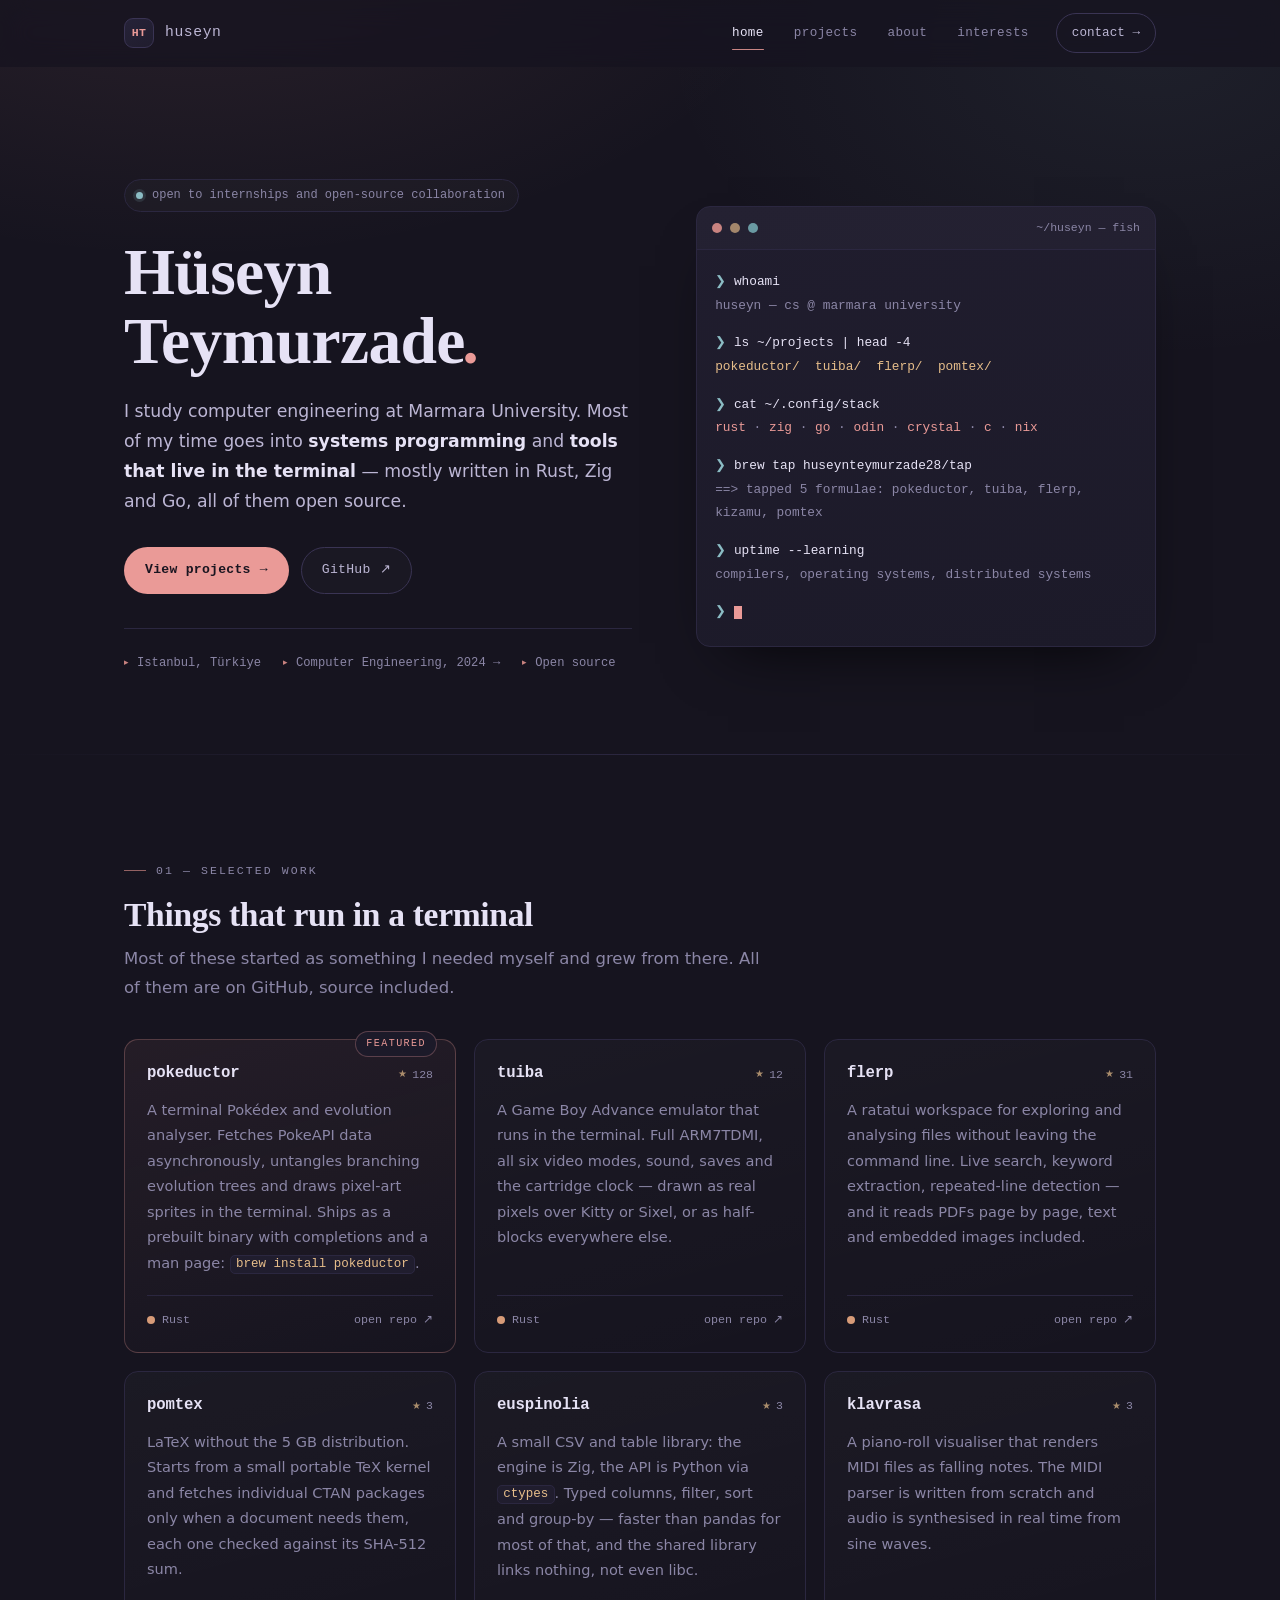
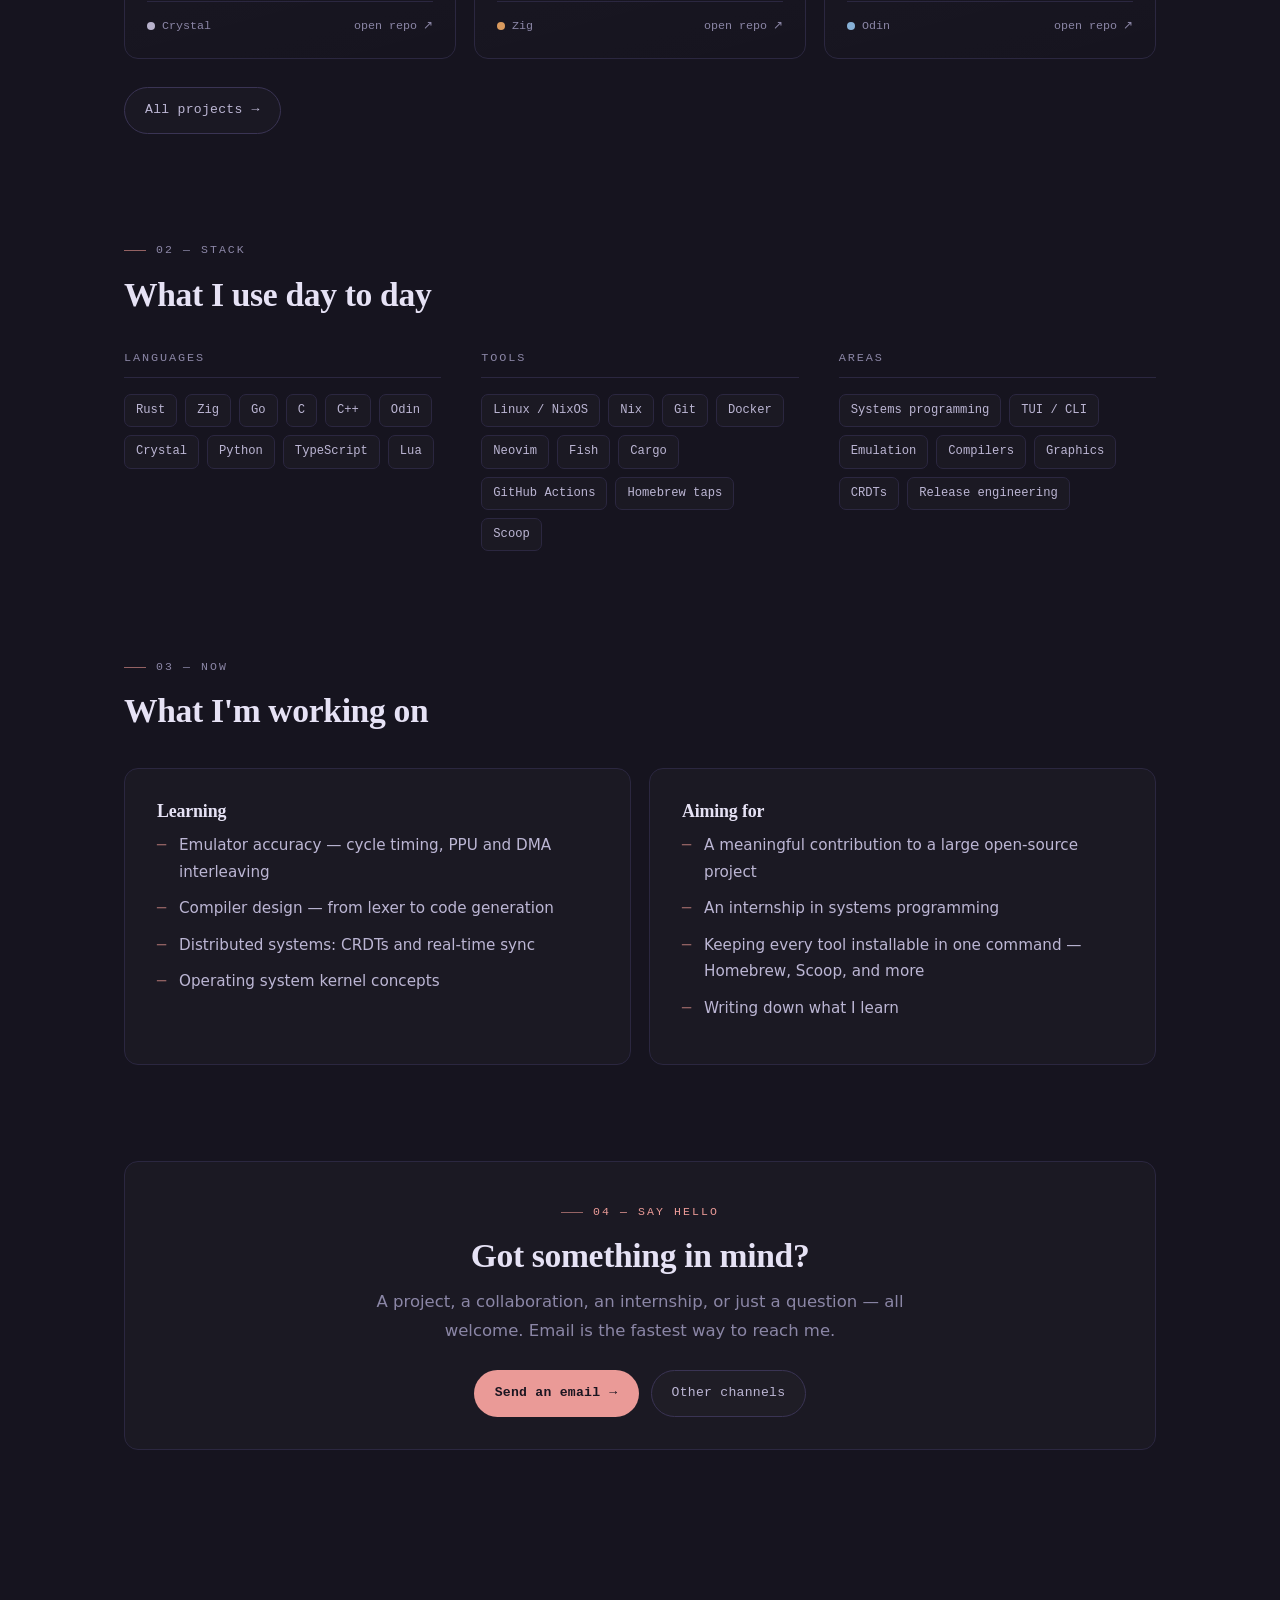
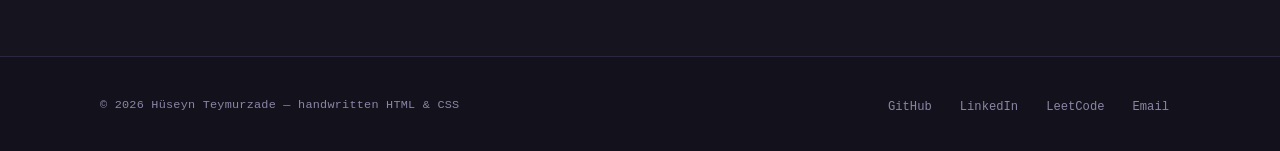
<file: index.html>
<!DOCTYPE html>
<html lang="en">
<head>
    <meta charset="UTF-8">
    <meta name="viewport" content="width=device-width, initial-scale=1.0">
    <title>Hüseyn Teymurzade — Systems &amp; terminal tooling</title>
    <meta name="description" content="Hüseyn Teymurzade — computer engineering student at Marmara University. I write systems software and terminal tooling in Rust, Zig, Go and C.">
    <meta name="author" content="Hüseyn Teymurzade">
    <meta name="theme-color" content="#16141f">
    <meta property="og:title" content="Hüseyn Teymurzade">
    <meta property="og:description" content="Systems programming and terminal tooling. Rust · Zig · Go · Odin · C.">
    <meta property="og:type" content="website">
    <link rel="icon" href="favicon.svg" type="image/svg+xml">
    <link rel="stylesheet" href="style.css">
</head>
<body>

    <a class="skip-link" href="#main">Skip to content</a>

    <!-- NAVIGATION -->
    <header class="nav">
        <div class="wrap nav-inner">
            <a class="brand" href="index.html">
                <span class="brand-mark" aria-hidden="true">HT</span>
                <span class="brand-name">huseyn</span>
            </a>

            <button class="nav-toggle" type="button" aria-expanded="false" aria-controls="nav-menu" aria-label="Toggle menu">
                <span></span><span></span><span></span>
            </button>

            <div class="nav-menu" id="nav-menu">
                <ul class="nav-links">
                    <li><a href="index.html" class="active">home</a></li>
                    <li><a href="projects.html">projects</a></li>
                    <li><a href="about.html">about</a></li>
                    <li><a href="interests.html">interests</a></li>
                </ul>
                <a class="nav-cta" href="contact.html">contact →</a>
            </div>
        </div>
    </header>

    <main id="main">

        <!-- HERO -->
        <section class="hero">
            <div class="wrap hero-grid">
                <div>
                    <p class="hero-status">
                        <span class="status-dot" aria-hidden="true"></span>
                        open to internships and open-source collaboration
                    </p>

                    <h1>Hüseyn<br>Teymurzade<span class="accent">.</span></h1>

                    <p class="hero-lead">
                        I study computer engineering at Marmara University. Most of my time goes into
                        <strong>systems programming</strong> and <strong>tools that live in the terminal</strong> —
                        mostly written in Rust, Zig and Go, all of them open source.
                    </p>

                    <div class="hero-actions">
                        <a class="btn btn-primary" href="projects.html">
                            View projects <span class="arrow" aria-hidden="true">→</span>
                        </a>
                        <a class="btn btn-ghost" href="https://github.com/Huseynteymurzade28" target="_blank" rel="noopener">
                            GitHub <span class="arrow" aria-hidden="true">↗</span>
                        </a>
                    </div>

                    <div class="hero-meta">
                        <span>Istanbul, Türkiye</span>
                        <span>Computer Engineering, 2024 →</span>
                        <span>Open source</span>
                    </div>
                </div>

                <!-- Terminal card -->
                <div class="terminal">
                    <div class="terminal-bar" aria-hidden="true">
                        <i></i><i></i><i></i>
                        <span>~/huseyn — fish</span>
                    </div>
                    <div class="terminal-body">
                        <div class="row">
                            <span class="prompt">❯</span> <span class="cmd">whoami</span>
                            <span class="out">huseyn — cs @ marmara university</span>
                        </div>
                        <div class="row">
                            <span class="prompt">❯</span> <span class="cmd">ls ~/projects | head -4</span>
                            <span class="out"><b>pokeductor/</b>&nbsp; <b>tuiba/</b>&nbsp; <b>flerp/</b>&nbsp; <b>pomtex/</b></span>
                        </div>
                        <div class="row">
                            <span class="prompt">❯</span> <span class="cmd">cat ~/.config/stack</span>
                            <span class="out"><i>rust</i> · <i>zig</i> · <i>go</i> · <i>odin</i> · <i>crystal</i> · <i>c</i> · <i>nix</i></span>
                        </div>
                        <div class="row">
                            <span class="prompt">❯</span> <span class="cmd">brew tap huseynteymurzade28/tap</span>
                            <span class="out">==&gt; tapped 5 formulae: pokeductor, tuiba, flerp, kizamu, pomtex</span>
                        </div>
                        <div class="row">
                            <span class="prompt">❯</span> <span class="cmd">uptime --learning</span>
                            <span class="out">compilers, operating systems, distributed systems</span>
                        </div>
                        <div class="row">
                            <span class="prompt">❯</span> <span class="caret" aria-hidden="true"></span>
                        </div>
                    </div>
                </div>
            </div>
        </section>

        <hr class="rule">

        <!-- SELECTED WORK -->
        <section class="section" id="work">
            <div class="wrap">
                <div class="section-head reveal">
                    <p class="eyebrow">01 — selected work</p>
                    <h2>Things that run in a terminal</h2>
                    <p>
                        Most of these started as something I needed myself and grew from there.
                        All of them are on GitHub, source included.
                    </p>
                </div>

                <div class="card-grid">

                    <article class="project project-featured reveal">
                        <span class="tag">featured</span>
                        <div class="project-top">
                            <h3><a href="https://github.com/Huseynteymurzade28/pokeductor" target="_blank" rel="noopener">pokeductor</a></h3>
                            <span class="stars">128</span>
                        </div>
                        <p>
                            A terminal Pokédex and evolution analyser. Fetches PokeAPI data asynchronously,
                            untangles branching evolution trees and draws pixel-art sprites in the terminal.
                            Ships as a prebuilt binary with completions and a man page: <code>brew install pokeductor</code>.
                        </p>
                        <div class="project-foot">
                            <span class="lang lang-rust">Rust</span>
                            <a class="project-link" href="https://github.com/Huseynteymurzade28/pokeductor" target="_blank" rel="noopener">
                                open repo <span class="arrow" aria-hidden="true">↗</span>
                            </a>
                        </div>
                    </article>

                    <article class="project reveal">
                        <div class="project-top">
                            <h3><a href="https://github.com/Huseynteymurzade28/tuiba" target="_blank" rel="noopener">tuiba</a></h3>
                            <span class="stars">12</span>
                        </div>
                        <p>
                            A Game Boy Advance emulator that runs in the terminal. Full ARM7TDMI, all six
                            video modes, sound, saves and the cartridge clock — drawn as real pixels over
                            Kitty or Sixel, or as half-blocks everywhere else.
                        </p>
                        <div class="project-foot">
                            <span class="lang lang-rust">Rust</span>
                            <a class="project-link" href="https://github.com/Huseynteymurzade28/tuiba" target="_blank" rel="noopener">
                                open repo <span class="arrow" aria-hidden="true">↗</span>
                            </a>
                        </div>
                    </article>

                    <article class="project reveal">
                        <div class="project-top">
                            <h3><a href="https://github.com/Huseynteymurzade28/flerp" target="_blank" rel="noopener">flerp</a></h3>
                            <span class="stars">31</span>
                        </div>
                        <p>
                            A ratatui workspace for exploring and analysing files without leaving the
                            command line. Live search, keyword extraction, repeated-line detection —
                            and it reads PDFs page by page, text and embedded images included.
                        </p>
                        <div class="project-foot">
                            <span class="lang lang-rust">Rust</span>
                            <a class="project-link" href="https://github.com/Huseynteymurzade28/flerp" target="_blank" rel="noopener">
                                open repo <span class="arrow" aria-hidden="true">↗</span>
                            </a>
                        </div>
                    </article>

                    <article class="project reveal">
                        <div class="project-top">
                            <h3><a href="https://github.com/Huseynteymurzade28/pomtex" target="_blank" rel="noopener">pomtex</a></h3>
                            <span class="stars">3</span>
                        </div>
                        <p>
                            LaTeX without the 5 GB distribution. Starts from a small portable TeX kernel
                            and fetches individual CTAN packages only when a document needs them,
                            each one checked against its SHA-512 sum.
                        </p>
                        <div class="project-foot">
                            <span class="lang lang-crystal">Crystal</span>
                            <a class="project-link" href="https://github.com/Huseynteymurzade28/pomtex" target="_blank" rel="noopener">
                                open repo <span class="arrow" aria-hidden="true">↗</span>
                            </a>
                        </div>
                    </article>

                    <article class="project reveal">
                        <div class="project-top">
                            <h3><a href="https://github.com/Huseynteymurzade28/euspinolia" target="_blank" rel="noopener">euspinolia</a></h3>
                            <span class="stars">3</span>
                        </div>
                        <p>
                            A small CSV and table library: the engine is Zig, the API is Python via
                            <code>ctypes</code>. Typed columns, filter, sort and group-by — faster than
                            pandas for most of that, and the shared library links nothing, not even libc.
                        </p>
                        <div class="project-foot">
                            <span class="lang lang-zig">Zig</span>
                            <a class="project-link" href="https://github.com/Huseynteymurzade28/euspinolia" target="_blank" rel="noopener">
                                open repo <span class="arrow" aria-hidden="true">↗</span>
                            </a>
                        </div>
                    </article>

                    <article class="project reveal">
                        <div class="project-top">
                            <h3><a href="https://github.com/Huseynteymurzade28/klavrasa" target="_blank" rel="noopener">klavrasa</a></h3>
                            <span class="stars">3</span>
                        </div>
                        <p>
                            A piano-roll visualiser that renders MIDI files as falling notes. The MIDI
                            parser is written from scratch and audio is synthesised in real time from sine waves.
                        </p>
                        <div class="project-foot">
                            <span class="lang lang-odin">Odin</span>
                            <a class="project-link" href="https://github.com/Huseynteymurzade28/klavrasa" target="_blank" rel="noopener">
                                open repo <span class="arrow" aria-hidden="true">↗</span>
                            </a>
                        </div>
                    </article>

                </div>

                <p style="margin-top: 28px;" class="reveal">
                    <a class="btn btn-ghost" href="projects.html">
                        All projects <span class="arrow" aria-hidden="true">→</span>
                    </a>
                </p>
            </div>
        </section>

        <!-- STACK -->
        <section class="section" id="stack">
            <div class="wrap">
                <div class="section-head reveal">
                    <p class="eyebrow">02 — stack</p>
                    <h2>What I use day to day</h2>
                </div>

                <div class="stack-groups">
                    <div class="stack-group reveal">
                        <h3>Languages</h3>
                        <ul class="pills">
                            <li>Rust</li><li>Zig</li><li>Go</li><li>C</li><li>C++</li>
                            <li>Odin</li><li>Crystal</li><li>Python</li><li>TypeScript</li><li>Lua</li>
                        </ul>
                    </div>

                    <div class="stack-group reveal">
                        <h3>Tools</h3>
                        <ul class="pills">
                            <li>Linux / NixOS</li><li>Nix</li><li>Git</li><li>Docker</li>
                            <li>Neovim</li><li>Fish</li><li>Cargo</li><li>GitHub Actions</li>
                            <li>Homebrew taps</li><li>Scoop</li>
                        </ul>
                    </div>

                    <div class="stack-group reveal">
                        <h3>Areas</h3>
                        <ul class="pills">
                            <li>Systems programming</li><li>TUI / CLI</li><li>Emulation</li>
                            <li>Compilers</li><li>Graphics</li><li>CRDTs</li>
                            <li>Release engineering</li>
                        </ul>
                    </div>
                </div>
            </div>
        </section>

        <!-- NOW -->
        <section class="section" id="now">
            <div class="wrap">
                <div class="section-head reveal">
                    <p class="eyebrow">03 — now</p>
                    <h2>What I'm working on</h2>
                </div>

                <div class="two-col">
                    <div class="panel reveal">
                        <h3>Learning</h3>
                        <ul class="list-clean">
                            <li>Emulator accuracy — cycle timing, PPU and DMA interleaving</li>
                            <li>Compiler design — from lexer to code generation</li>
                            <li>Distributed systems: CRDTs and real-time sync</li>
                            <li>Operating system kernel concepts</li>
                        </ul>
                    </div>

                    <div class="panel reveal">
                        <h3>Aiming for</h3>
                        <ul class="list-clean">
                            <li>A meaningful contribution to a large open-source project</li>
                            <li>An internship in systems programming</li>
                            <li>Keeping every tool installable in one command — Homebrew, Scoop, and more</li>
                            <li>Writing down what I learn</li>
                        </ul>
                    </div>
                </div>
            </div>
        </section>

        <!-- CONTACT CTA -->
        <section class="section">
            <div class="wrap">
                <div class="panel reveal" style="text-align: center;">
                    <p class="eyebrow" style="justify-content: center;">04 — say hello</p>
                    <h2 style="margin-bottom: 12px;">Got something in mind?</h2>
                    <p style="color: var(--text-3); max-width: 52ch; margin: 0 auto 24px;">
                        A project, a collaboration, an internship, or just a question — all welcome.
                        Email is the fastest way to reach me.
                    </p>
                    <div style="display: flex; flex-wrap: wrap; gap: 12px; justify-content: center;">
                        <a class="btn btn-primary" href="mailto:huseynteymurrr74@gmail.com">
                            Send an email <span class="arrow" aria-hidden="true">→</span>
                        </a>
                        <a class="btn btn-ghost" href="contact.html">Other channels</a>
                    </div>
                </div>
            </div>
        </section>

    </main>

    <!-- FOOTER -->
    <footer class="footer">
        <div class="wrap footer-inner">
            <small>© 2026 Hüseyn Teymurzade — handwritten HTML &amp; CSS</small>
            <ul class="footer-links">
                <li><a href="https://github.com/Huseynteymurzade28" target="_blank" rel="noopener">GitHub</a></li>
                <li><a href="https://www.linkedin.com/in/huseyn-teymurzade/" target="_blank" rel="noopener">LinkedIn</a></li>
                <li><a href="https://leetcode.com/u/Flearlyly/" target="_blank" rel="noopener">LeetCode</a></li>
                <li><a href="mailto:huseynteymurrr74@gmail.com">Email</a></li>
            </ul>
        </div>
    </footer>

    <script src="main.js" defer></script>
</body>
</html>
</file>
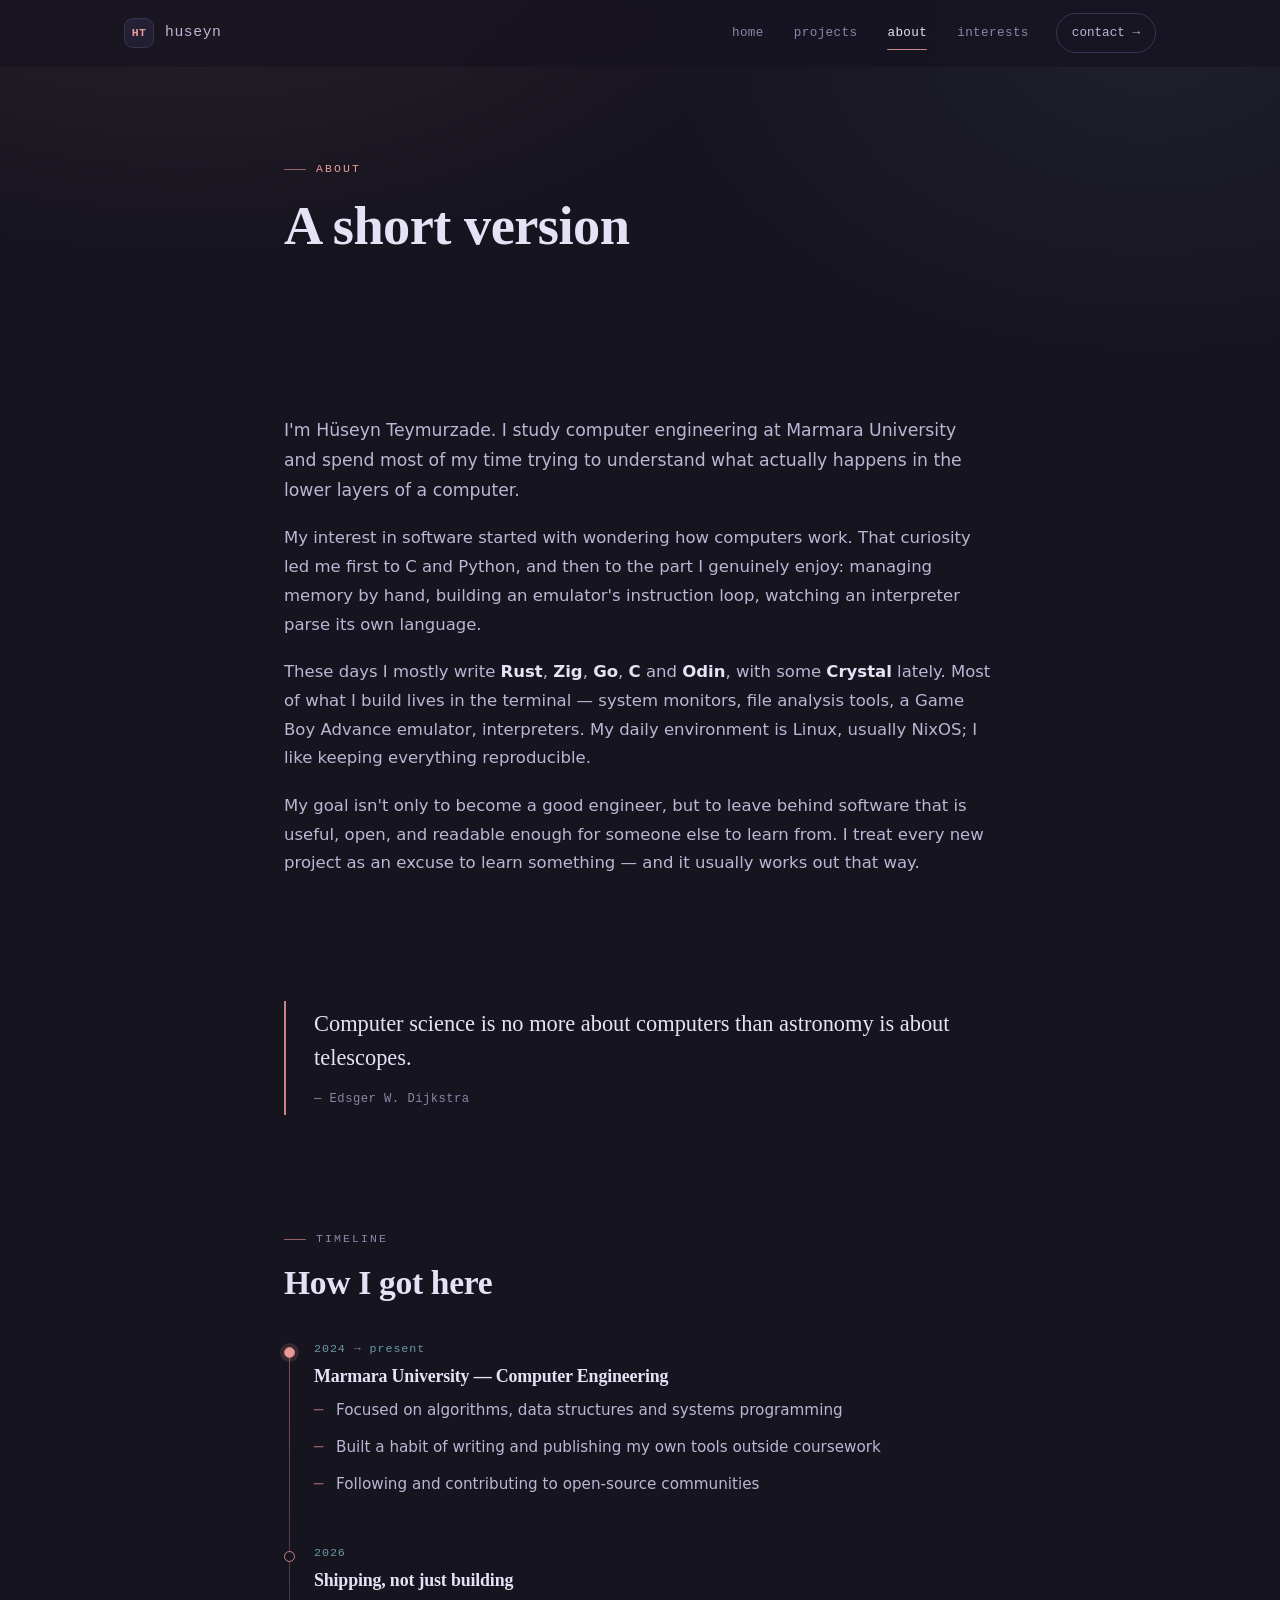
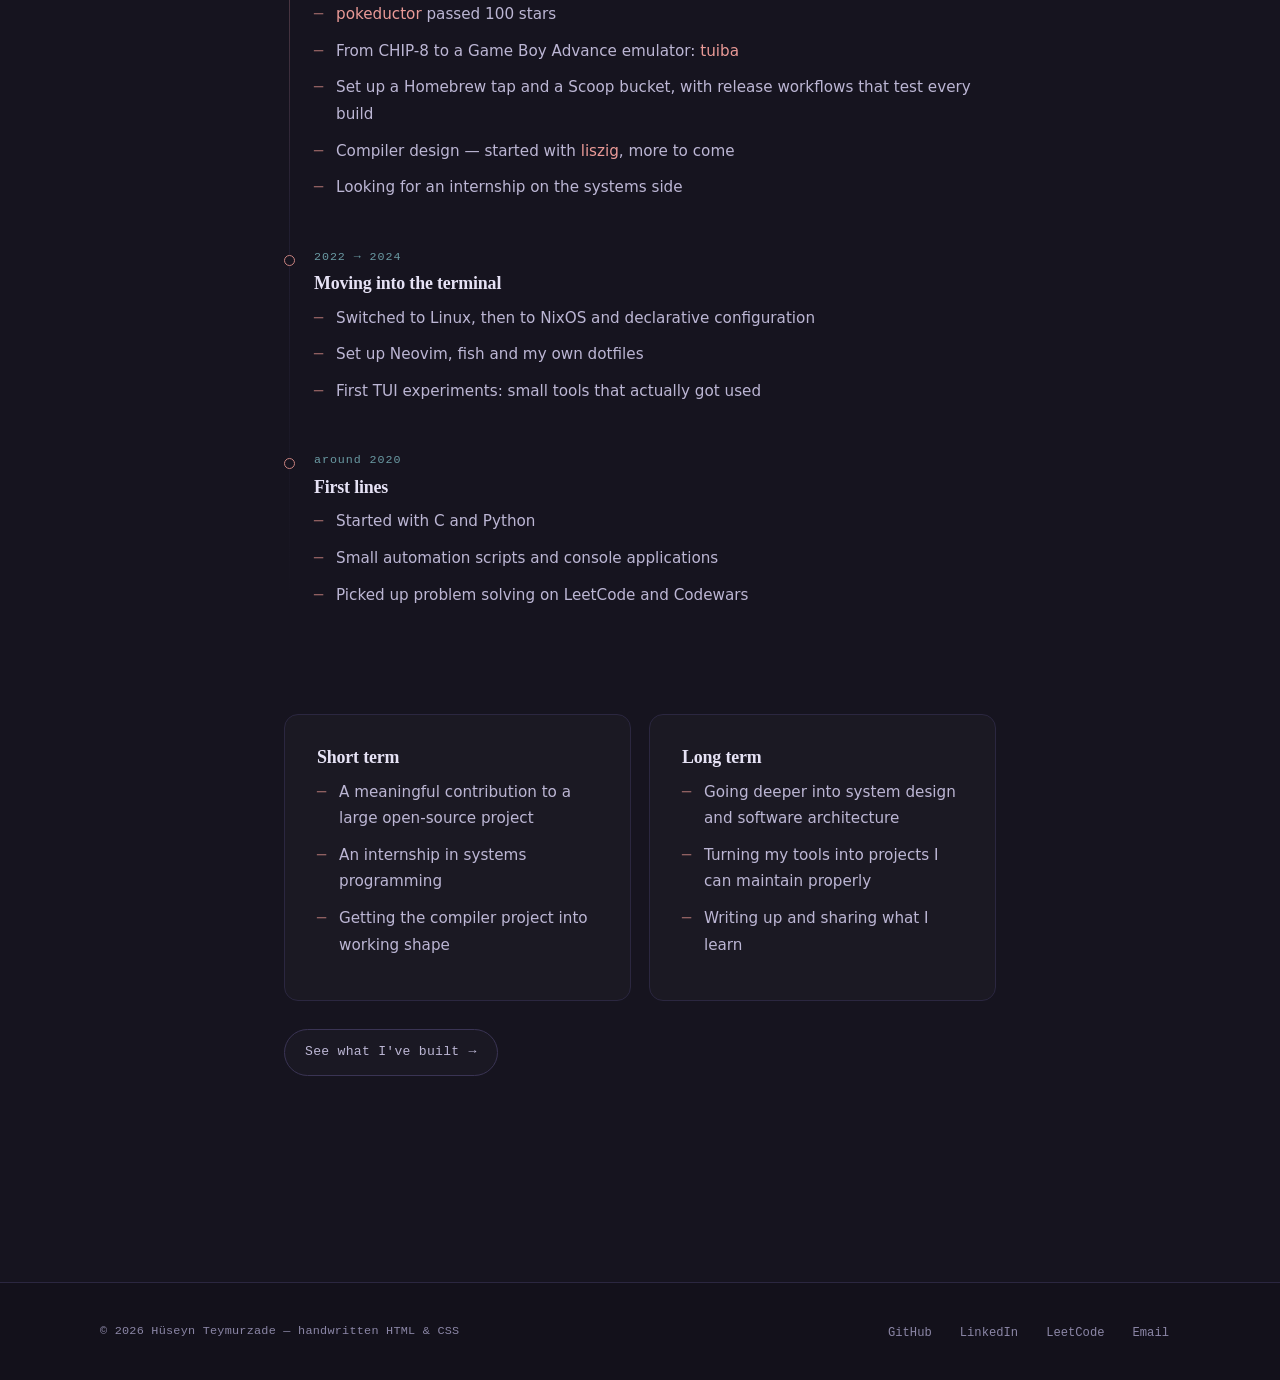
<file: about.html>
<!DOCTYPE html>
<html lang="en">
<head>
    <meta charset="UTF-8">
    <meta name="viewport" content="width=device-width, initial-scale=1.0">
    <title>About — Hüseyn Teymurzade</title>
    <meta name="description" content="Who Hüseyn Teymurzade is: education, interests, timeline and goals.">
    <meta name="theme-color" content="#16141f">
    <link rel="icon" href="favicon.svg" type="image/svg+xml">
    <link rel="stylesheet" href="style.css">
</head>
<body>

    <a class="skip-link" href="#main">Skip to content</a>

    <!-- NAVIGATION -->
    <header class="nav">
        <div class="wrap nav-inner">
            <a class="brand" href="index.html">
                <span class="brand-mark" aria-hidden="true">HT</span>
                <span class="brand-name">huseyn</span>
            </a>

            <button class="nav-toggle" type="button" aria-expanded="false" aria-controls="nav-menu" aria-label="Toggle menu">
                <span></span><span></span><span></span>
            </button>

            <div class="nav-menu" id="nav-menu">
                <ul class="nav-links">
                    <li><a href="index.html">home</a></li>
                    <li><a href="projects.html">projects</a></li>
                    <li><a href="about.html" class="active">about</a></li>
                    <li><a href="interests.html">interests</a></li>
                </ul>
                <a class="nav-cta" href="contact.html">contact →</a>
            </div>
        </div>
    </header>

    <main id="main">

        <!-- PAGE HEAD -->
        <section class="page-head">
            <div class="wrap wrap-narrow">
                <p class="eyebrow">about</p>
                <h1>A short version</h1>
            </div>
        </section>

        <!-- BIO -->
        <section class="section">
            <div class="wrap wrap-narrow">
                <div class="prose reveal">
                    <p class="lead">
                        I'm Hüseyn Teymurzade. I study computer engineering at Marmara University and
                        spend most of my time trying to understand what actually happens in the lower
                        layers of a computer.
                    </p>

                    <p>
                        My interest in software started with wondering how computers work. That
                        curiosity led me first to C and Python, and then to the part I genuinely
                        enjoy: managing memory by hand, building an emulator's instruction loop,
                        watching an interpreter parse its own language.
                    </p>

                    <p>
                        These days I mostly write <strong>Rust</strong>, <strong>Zig</strong>,
                        <strong>Go</strong>, <strong>C</strong> and <strong>Odin</strong>, with some
                        <strong>Crystal</strong> lately. Most of what I build lives in the terminal —
                        system monitors, file analysis tools, a Game Boy Advance emulator, interpreters. My daily environment is Linux, usually NixOS; I like keeping
                        everything reproducible.
                    </p>

                    <p>
                        My goal isn't only to become a good engineer, but to leave behind software
                        that is useful, open, and readable enough for someone else to learn from.
                        I treat every new project as an excuse to learn something — and it usually
                        works out that way.
                    </p>
                </div>
            </div>
        </section>

        <!-- QUOTE -->
        <section class="section">
            <div class="wrap wrap-narrow">
                <blockquote class="reveal">
                    Computer science is no more about computers than astronomy is about telescopes.
                    <footer>— Edsger W. Dijkstra</footer>
                </blockquote>
            </div>
        </section>

        <!-- TIMELINE -->
        <section class="section">
            <div class="wrap wrap-narrow">
                <div class="section-head reveal">
                    <p class="eyebrow">timeline</p>
                    <h2>How I got here</h2>
                </div>

                <div class="timeline">

                    <div class="tl-item is-now reveal">
                        <p class="tl-date">2024 → present</p>
                        <h3>Marmara University — Computer Engineering</h3>
                        <ul class="list-clean">
                            <li>Focused on algorithms, data structures and systems programming</li>
                            <li>Built a habit of writing and publishing my own tools outside coursework</li>
                            <li>Following and contributing to open-source communities</li>
                        </ul>
                    </div>

                    <div class="tl-item reveal">
                        <p class="tl-date">2026</p>
                        <h3>Shipping, not just building</h3>
                        <ul class="list-clean">
                            <li><a href="https://github.com/Huseynteymurzade28/pokeductor" target="_blank" rel="noopener">pokeductor</a> passed 100 stars</li>
                            <li>From CHIP-8 to a Game Boy Advance emulator: <a href="https://github.com/Huseynteymurzade28/tuiba" target="_blank" rel="noopener">tuiba</a></li>
                            <li>Set up a Homebrew tap and a Scoop bucket, with release workflows that test every build</li>
                            <li>Compiler design — started with <a href="https://github.com/Huseynteymurzade28/liszig" target="_blank" rel="noopener">liszig</a>, more to come</li>
                            <li>Looking for an internship on the systems side</li>
                        </ul>
                    </div>

                    <div class="tl-item reveal">
                        <p class="tl-date">2022 → 2024</p>
                        <h3>Moving into the terminal</h3>
                        <ul class="list-clean">
                            <li>Switched to Linux, then to NixOS and declarative configuration</li>
                            <li>Set up Neovim, fish and my own dotfiles</li>
                            <li>First TUI experiments: small tools that actually got used</li>
                        </ul>
                    </div>

                    <div class="tl-item reveal">
                        <p class="tl-date">around 2020</p>
                        <h3>First lines</h3>
                        <ul class="list-clean">
                            <li>Started with C and Python</li>
                            <li>Small automation scripts and console applications</li>
                            <li>Picked up problem solving on LeetCode and Codewars</li>
                        </ul>
                    </div>

                </div>
            </div>
        </section>

        <!-- GOALS -->
        <section class="section">
            <div class="wrap wrap-narrow">
                <div class="two-col">
                    <div class="panel reveal">
                        <h3>Short term</h3>
                        <ul class="list-clean">
                            <li>A meaningful contribution to a large open-source project</li>
                            <li>An internship in systems programming</li>
                            <li>Getting the compiler project into working shape</li>
                        </ul>
                    </div>
                    <div class="panel reveal">
                        <h3>Long term</h3>
                        <ul class="list-clean">
                            <li>Going deeper into system design and software architecture</li>
                            <li>Turning my tools into projects I can maintain properly</li>
                            <li>Writing up and sharing what I learn</li>
                        </ul>
                    </div>
                </div>

                <p style="margin-top: 28px;" class="reveal">
                    <a class="btn btn-ghost" href="projects.html">
                        See what I've built <span class="arrow" aria-hidden="true">→</span>
                    </a>
                </p>
            </div>
        </section>

    </main>

    <!-- FOOTER -->
    <footer class="footer">
        <div class="wrap footer-inner">
            <small>© 2026 Hüseyn Teymurzade — handwritten HTML &amp; CSS</small>
            <ul class="footer-links">
                <li><a href="https://github.com/Huseynteymurzade28" target="_blank" rel="noopener">GitHub</a></li>
                <li><a href="https://www.linkedin.com/in/huseyn-teymurzade/" target="_blank" rel="noopener">LinkedIn</a></li>
                <li><a href="https://leetcode.com/u/Flearlyly/" target="_blank" rel="noopener">LeetCode</a></li>
                <li><a href="mailto:huseynteymurrr74@gmail.com">Email</a></li>
            </ul>
        </div>
    </footer>

    <script src="main.js" defer></script>
</body>
</html>
</file>
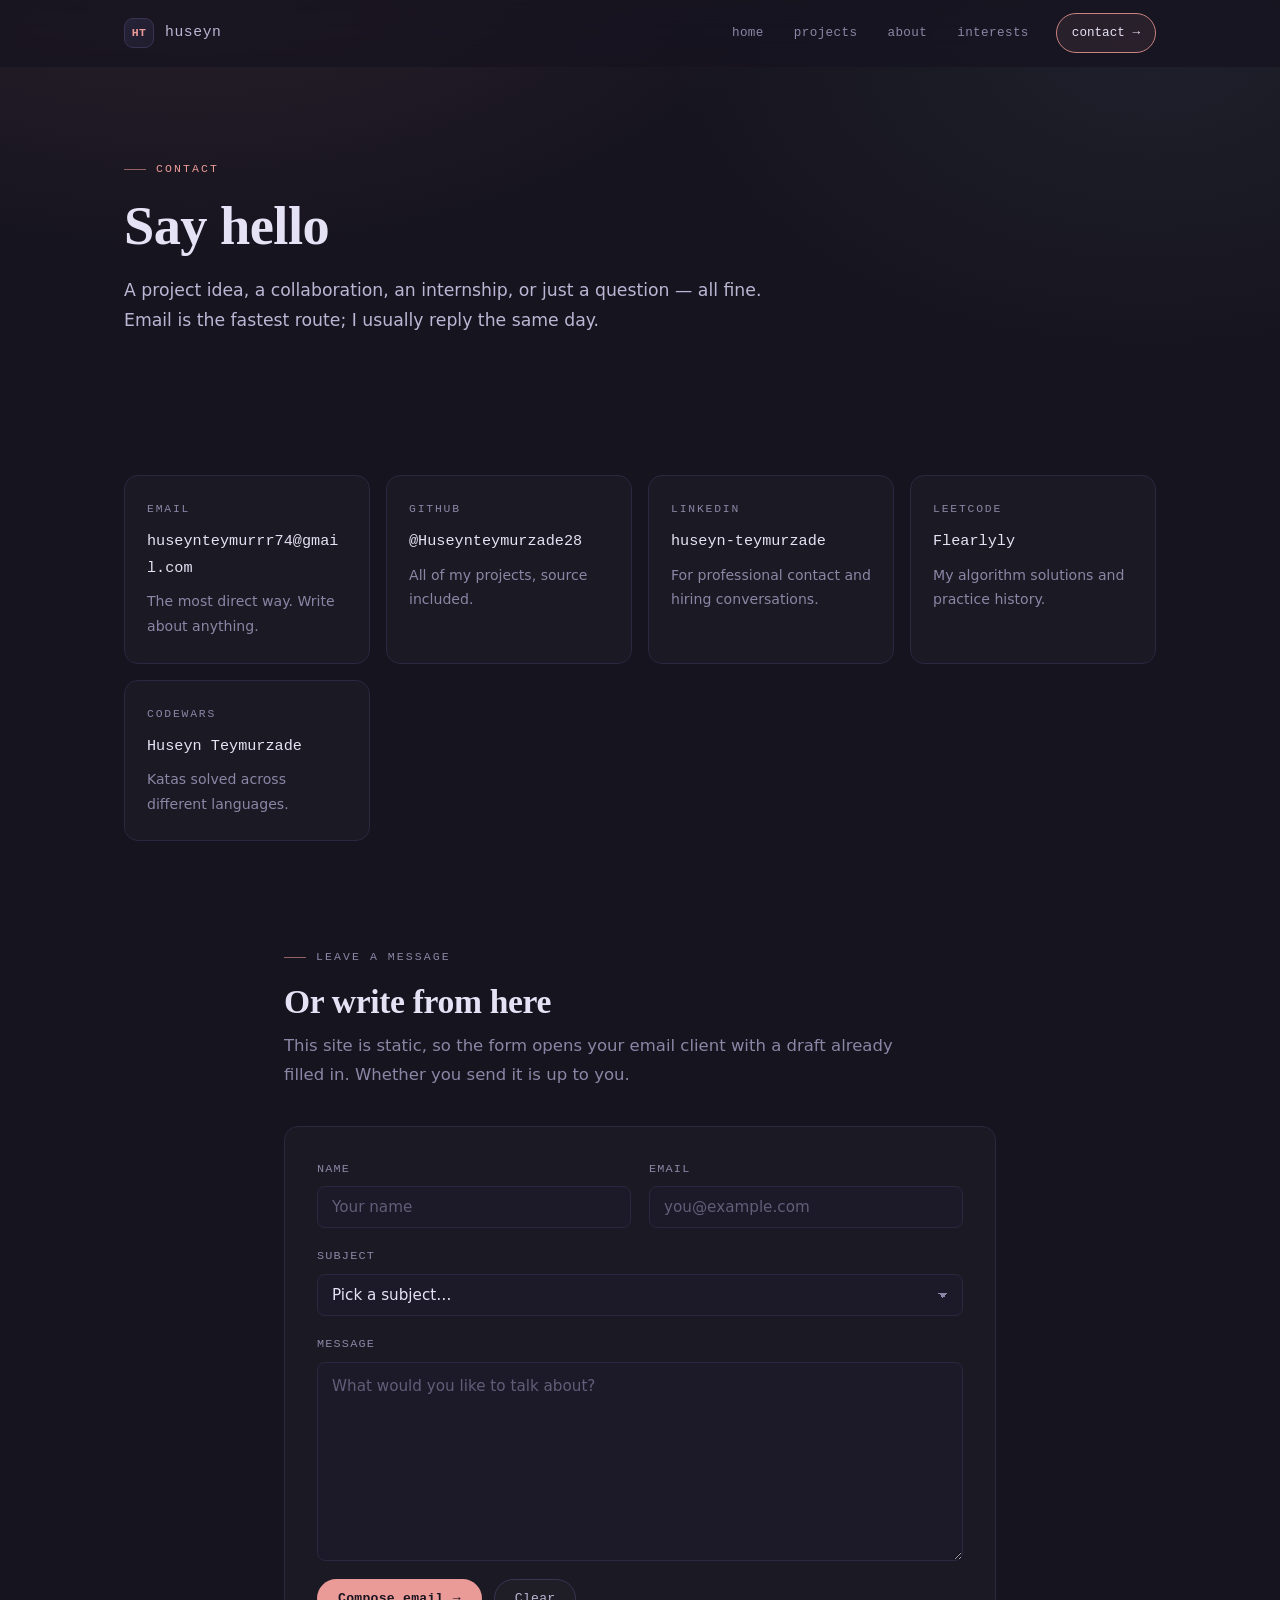
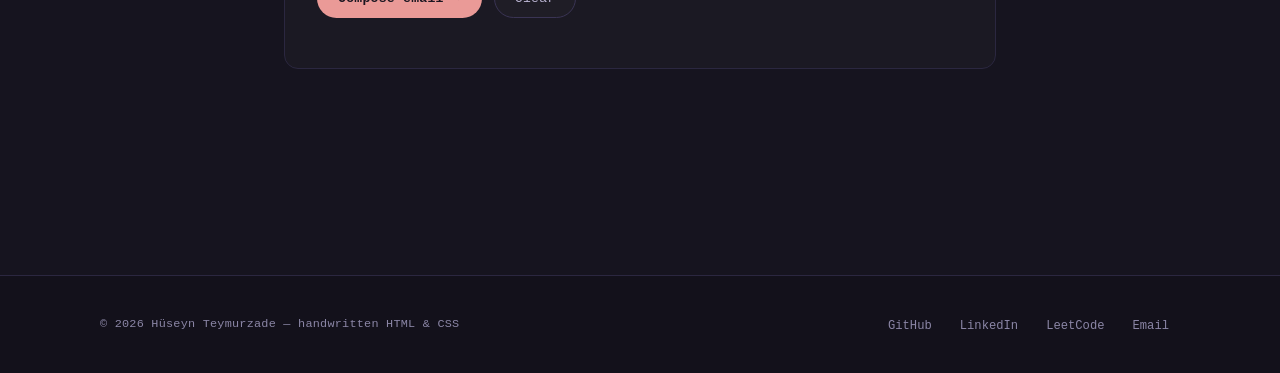
<file: contact.html>
<!DOCTYPE html>
<html lang="en">
<head>
    <meta charset="UTF-8">
    <meta name="viewport" content="width=device-width, initial-scale=1.0">
    <title>Contact — Hüseyn Teymurzade</title>
    <meta name="description" content="Get in touch with Hüseyn Teymurzade: email, GitHub, LinkedIn and other channels.">
    <meta name="theme-color" content="#16141f">
    <link rel="icon" href="favicon.svg" type="image/svg+xml">
    <link rel="stylesheet" href="style.css">
</head>
<body>

    <a class="skip-link" href="#main">Skip to content</a>

    <!-- NAVIGATION -->
    <header class="nav">
        <div class="wrap nav-inner">
            <a class="brand" href="index.html">
                <span class="brand-mark" aria-hidden="true">HT</span>
                <span class="brand-name">huseyn</span>
            </a>

            <button class="nav-toggle" type="button" aria-expanded="false" aria-controls="nav-menu" aria-label="Toggle menu">
                <span></span><span></span><span></span>
            </button>

            <div class="nav-menu" id="nav-menu">
                <ul class="nav-links">
                    <li><a href="index.html">home</a></li>
                    <li><a href="projects.html">projects</a></li>
                    <li><a href="about.html">about</a></li>
                    <li><a href="interests.html">interests</a></li>
                </ul>
                <a class="nav-cta active" href="contact.html">contact →</a>
            </div>
        </div>
    </header>

    <main id="main">

        <!-- PAGE HEAD -->
        <section class="page-head">
            <div class="wrap">
                <p class="eyebrow">contact</p>
                <h1>Say hello</h1>
                <p class="lead">
                    A project idea, a collaboration, an internship, or just a question — all fine.
                    Email is the fastest route; I usually reply the same day.
                </p>
            </div>
        </section>

        <!-- CHANNELS -->
        <section class="section">
            <div class="wrap">
                <div class="contact-grid">

                    <a class="contact-card reveal" href="mailto:huseynteymurrr74@gmail.com">
                        <span class="k">Email</span>
                        <span class="v">huseynteymurrr74@gmail.com</span>
                        <p>The most direct way. Write about anything.</p>
                    </a>

                    <a class="contact-card reveal" href="https://github.com/Huseynteymurzade28" target="_blank" rel="noopener">
                        <span class="k">GitHub</span>
                        <span class="v">@Huseynteymurzade28</span>
                        <p>All of my projects, source included.</p>
                    </a>

                    <a class="contact-card reveal" href="https://www.linkedin.com/in/huseyn-teymurzade/" target="_blank" rel="noopener">
                        <span class="k">LinkedIn</span>
                        <span class="v">huseyn-teymurzade</span>
                        <p>For professional contact and hiring conversations.</p>
                    </a>

                    <a class="contact-card reveal" href="https://leetcode.com/u/Flearlyly/" target="_blank" rel="noopener">
                        <span class="k">LeetCode</span>
                        <span class="v">Flearlyly</span>
                        <p>My algorithm solutions and practice history.</p>
                    </a>

                    <a class="contact-card reveal" href="https://www.codewars.com/users/Huseyn%20Teymurzade" target="_blank" rel="noopener">
                        <span class="k">Codewars</span>
                        <span class="v">Huseyn Teymurzade</span>
                        <p>Katas solved across different languages.</p>
                    </a>

                </div>
            </div>
        </section>

        <!-- FORM -->
        <section class="section">
            <div class="wrap wrap-narrow">
                <div class="section-head reveal">
                    <p class="eyebrow">leave a message</p>
                    <h2>Or write from here</h2>
                    <p>
                        This site is static, so the form opens your email client with a draft
                        already filled in. Whether you send it is up to you.
                    </p>
                </div>

                <form class="form panel reveal" id="contact-form" novalidate>
                    <div class="field-row">
                        <div class="field">
                            <label for="name">Name</label>
                            <input type="text" id="name" name="name" placeholder="Your name" required>
                        </div>
                        <div class="field">
                            <label for="email">Email</label>
                            <input type="email" id="email" name="email" placeholder="you@example.com" required>
                        </div>
                    </div>

                    <div class="field">
                        <label for="subject">Subject</label>
                        <select id="subject" name="subject" required>
                            <option value="">Pick a subject…</option>
                            <option value="Work / internship">Work or internship</option>
                            <option value="Project collaboration">Project collaboration</option>
                            <option value="Open source">Open-source contribution</option>
                            <option value="Question">Technical question</option>
                            <option value="Other">Other</option>
                        </select>
                    </div>

                    <div class="field">
                        <label for="message">Message</label>
                        <textarea id="message" name="message" rows="7" placeholder="What would you like to talk about?" required></textarea>
                    </div>

                    <div style="display: flex; flex-wrap: wrap; gap: 12px; align-items: center;">
                        <button class="btn btn-primary" type="submit">
                            Compose email <span class="arrow" aria-hidden="true">→</span>
                        </button>
                        <button class="btn btn-ghost" type="reset">Clear</button>
                    </div>

                    <p class="form-note" id="form-status" role="status"></p>
                </form>
            </div>
        </section>

    </main>

    <!-- FOOTER -->
    <footer class="footer">
        <div class="wrap footer-inner">
            <small>© 2026 Hüseyn Teymurzade — handwritten HTML &amp; CSS</small>
            <ul class="footer-links">
                <li><a href="https://github.com/Huseynteymurzade28" target="_blank" rel="noopener">GitHub</a></li>
                <li><a href="https://www.linkedin.com/in/huseyn-teymurzade/" target="_blank" rel="noopener">LinkedIn</a></li>
                <li><a href="https://leetcode.com/u/Flearlyly/" target="_blank" rel="noopener">LeetCode</a></li>
                <li><a href="mailto:huseynteymurrr74@gmail.com">Email</a></li>
            </ul>
        </div>
    </footer>

    <script src="main.js" defer></script>
</body>
</html>
</file>
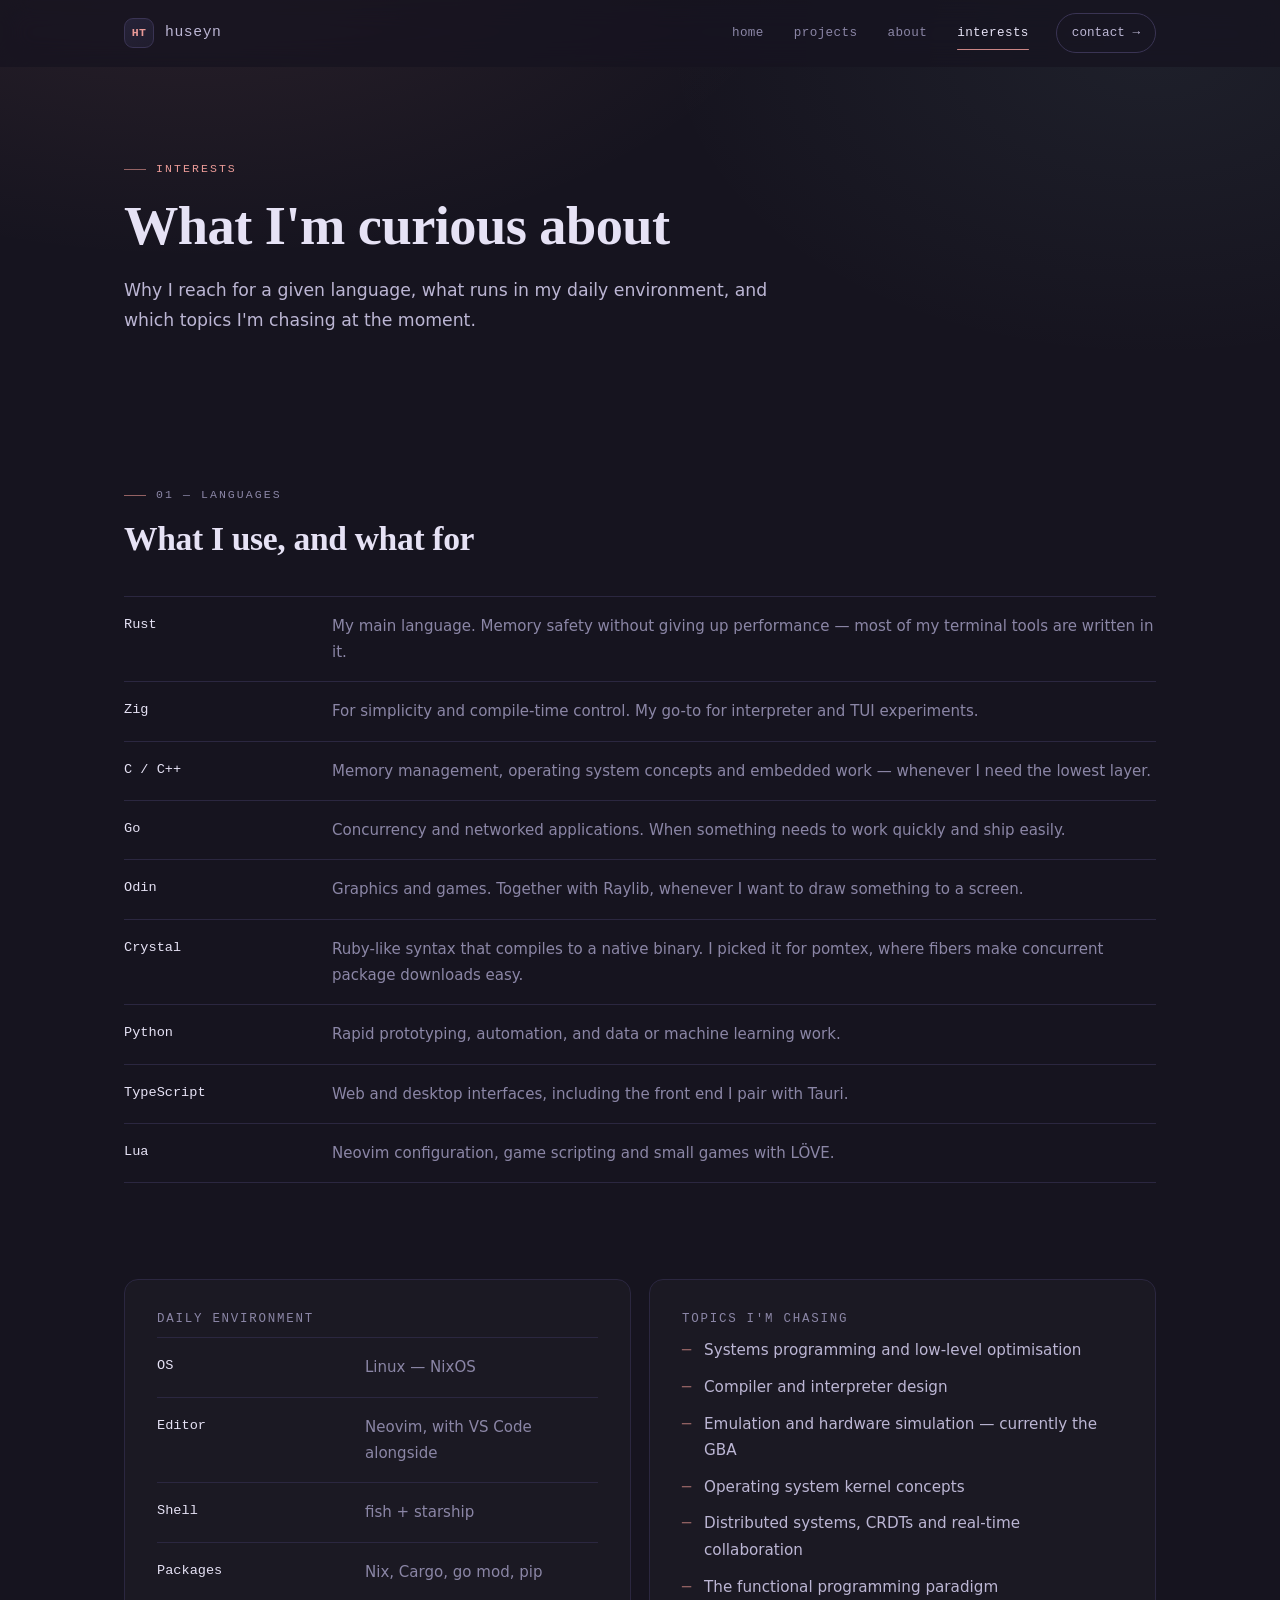
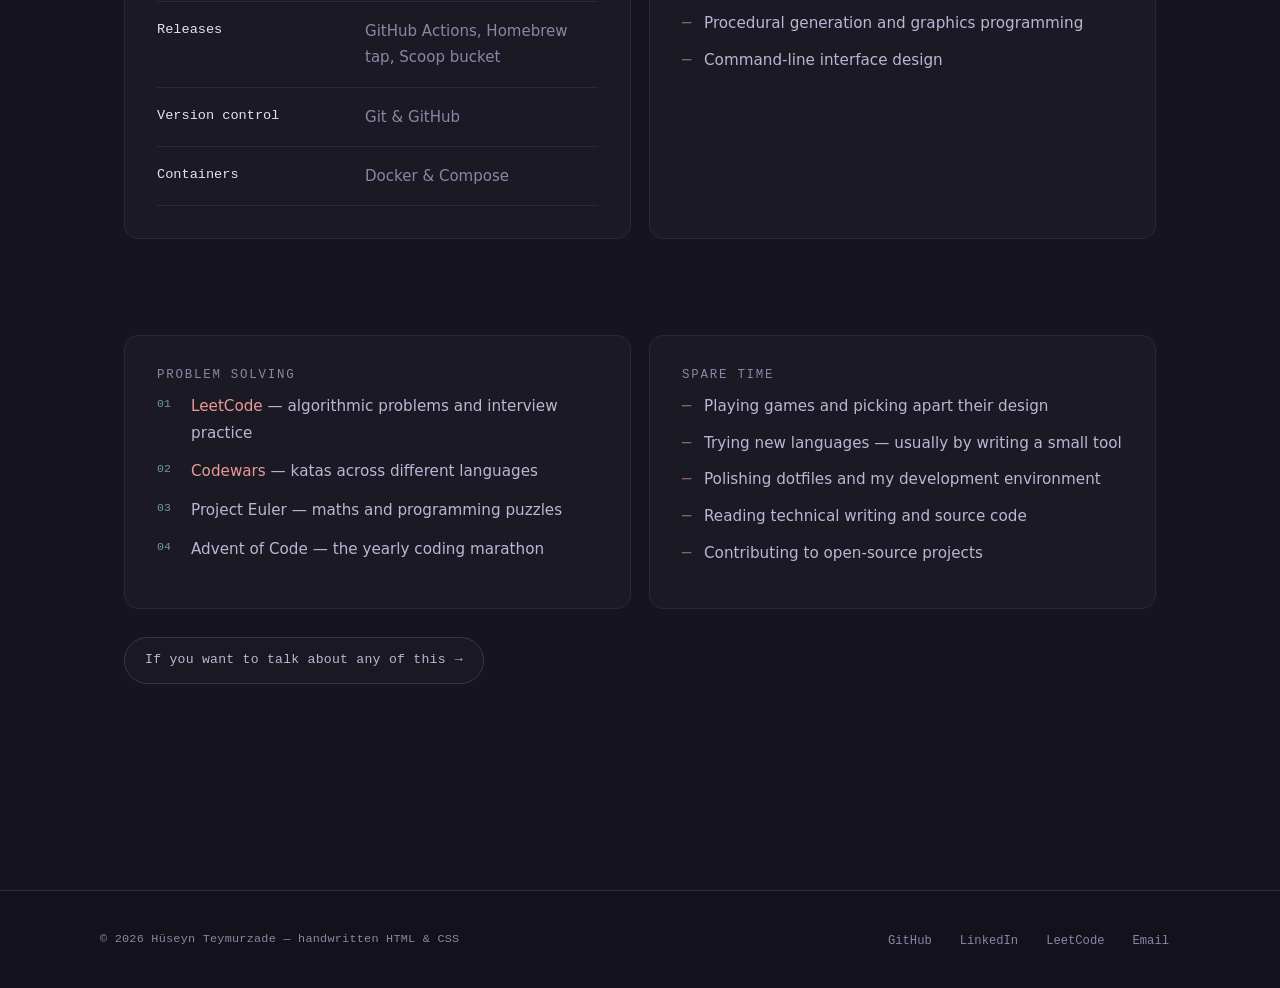
<file: interests.html>
<!DOCTYPE html>
<html lang="en">
<head>
    <meta charset="UTF-8">
    <meta name="viewport" content="width=device-width, initial-scale=1.0">
    <title>Interests — Hüseyn Teymurzade</title>
    <meta name="description" content="The languages and tools I use, the topics I'm learning, and what I do in my spare time.">
    <meta name="theme-color" content="#16141f">
    <link rel="icon" href="favicon.svg" type="image/svg+xml">
    <link rel="stylesheet" href="style.css">
</head>
<body>

    <a class="skip-link" href="#main">Skip to content</a>

    <!-- NAVIGATION -->
    <header class="nav">
        <div class="wrap nav-inner">
            <a class="brand" href="index.html">
                <span class="brand-mark" aria-hidden="true">HT</span>
                <span class="brand-name">huseyn</span>
            </a>

            <button class="nav-toggle" type="button" aria-expanded="false" aria-controls="nav-menu" aria-label="Toggle menu">
                <span></span><span></span><span></span>
            </button>

            <div class="nav-menu" id="nav-menu">
                <ul class="nav-links">
                    <li><a href="index.html">home</a></li>
                    <li><a href="projects.html">projects</a></li>
                    <li><a href="about.html">about</a></li>
                    <li><a href="interests.html" class="active">interests</a></li>
                </ul>
                <a class="nav-cta" href="contact.html">contact →</a>
            </div>
        </div>
    </header>

    <main id="main">

        <!-- PAGE HEAD -->
        <section class="page-head">
            <div class="wrap">
                <p class="eyebrow">interests</p>
                <h1>What I'm curious about</h1>
                <p class="lead">
                    Why I reach for a given language, what runs in my daily environment,
                    and which topics I'm chasing at the moment.
                </p>
            </div>
        </section>

        <!-- LANGUAGES -->
        <section class="section">
            <div class="wrap">
                <div class="section-head reveal">
                    <p class="eyebrow">01 — languages</p>
                    <h2>What I use, and what for</h2>
                </div>

                <dl class="deflist reveal">
                    <div>
                        <dt>Rust</dt>
                        <dd>My main language. Memory safety without giving up performance — most of my terminal tools are written in it.</dd>
                    </div>
                    <div>
                        <dt>Zig</dt>
                        <dd>For simplicity and compile-time control. My go-to for interpreter and TUI experiments.</dd>
                    </div>
                    <div>
                        <dt>C / C++</dt>
                        <dd>Memory management, operating system concepts and embedded work — whenever I need the lowest layer.</dd>
                    </div>
                    <div>
                        <dt>Go</dt>
                        <dd>Concurrency and networked applications. When something needs to work quickly and ship easily.</dd>
                    </div>
                    <div>
                        <dt>Odin</dt>
                        <dd>Graphics and games. Together with Raylib, whenever I want to draw something to a screen.</dd>
                    </div>
                    <div>
                        <dt>Crystal</dt>
                        <dd>Ruby-like syntax that compiles to a native binary. I picked it for pomtex, where fibers make concurrent package downloads easy.</dd>
                    </div>
                    <div>
                        <dt>Python</dt>
                        <dd>Rapid prototyping, automation, and data or machine learning work.</dd>
                    </div>
                    <div>
                        <dt>TypeScript</dt>
                        <dd>Web and desktop interfaces, including the front end I pair with Tauri.</dd>
                    </div>
                    <div>
                        <dt>Lua</dt>
                        <dd>Neovim configuration, game scripting and small games with LÖVE.</dd>
                    </div>
                </dl>
            </div>
        </section>

        <!-- ENVIRONMENT + TOPICS -->
        <section class="section">
            <div class="wrap">
                <div class="two-col">

                    <div class="panel reveal">
                        <h3 class="panel-label">Daily environment</h3>
                        <dl class="deflist">
                            <div><dt>OS</dt><dd>Linux — NixOS</dd></div>
                            <div><dt>Editor</dt><dd>Neovim, with VS Code alongside</dd></div>
                            <div><dt>Shell</dt><dd>fish + starship</dd></div>
                            <div><dt>Packages</dt><dd>Nix, Cargo, go mod, pip</dd></div>
                            <div><dt>Releases</dt><dd>GitHub Actions, Homebrew tap, Scoop bucket</dd></div>
                            <div><dt>Version control</dt><dd>Git &amp; GitHub</dd></div>
                            <div><dt>Containers</dt><dd>Docker &amp; Compose</dd></div>
                        </dl>
                    </div>

                    <div class="panel reveal">
                        <h3 class="panel-label">Topics I'm chasing</h3>
                        <ul class="list-clean">
                            <li>Systems programming and low-level optimisation</li>
                            <li>Compiler and interpreter design</li>
                            <li>Emulation and hardware simulation — currently the GBA</li>
                            <li>Operating system kernel concepts</li>
                            <li>Distributed systems, CRDTs and real-time collaboration</li>
                            <li>The functional programming paradigm</li>
                            <li>Procedural generation and graphics programming</li>
                            <li>Command-line interface design</li>
                        </ul>
                    </div>

                </div>
            </div>
        </section>

        <!-- PRACTICE -->
        <section class="section">
            <div class="wrap">
                <div class="two-col">

                    <div class="panel reveal">
                        <h3 class="panel-label">Problem solving</h3>
                        <ol class="list-num">
                            <li><a href="https://leetcode.com/u/Flearlyly/" target="_blank" rel="noopener">LeetCode</a> — algorithmic problems and interview practice</li>
                            <li><a href="https://www.codewars.com/users/Huseyn%20Teymurzade" target="_blank" rel="noopener">Codewars</a> — katas across different languages</li>
                            <li>Project Euler — maths and programming puzzles</li>
                            <li>Advent of Code — the yearly coding marathon</li>
                        </ol>
                    </div>

                    <div class="panel reveal">
                        <h3 class="panel-label">Spare time</h3>
                        <ul class="list-clean">
                            <li>Playing games and picking apart their design</li>
                            <li>Trying new languages — usually by writing a small tool</li>
                            <li>Polishing dotfiles and my development environment</li>
                            <li>Reading technical writing and source code</li>
                            <li>Contributing to open-source projects</li>
                        </ul>
                    </div>

                </div>

                <p style="margin-top: 28px;" class="reveal">
                    <a class="btn btn-ghost" href="contact.html">
                        If you want to talk about any of this <span class="arrow" aria-hidden="true">→</span>
                    </a>
                </p>
            </div>
        </section>

    </main>

    <!-- FOOTER -->
    <footer class="footer">
        <div class="wrap footer-inner">
            <small>© 2026 Hüseyn Teymurzade — handwritten HTML &amp; CSS</small>
            <ul class="footer-links">
                <li><a href="https://github.com/Huseynteymurzade28" target="_blank" rel="noopener">GitHub</a></li>
                <li><a href="https://www.linkedin.com/in/huseyn-teymurzade/" target="_blank" rel="noopener">LinkedIn</a></li>
                <li><a href="https://leetcode.com/u/Flearlyly/" target="_blank" rel="noopener">LeetCode</a></li>
                <li><a href="mailto:huseynteymurrr74@gmail.com">Email</a></li>
            </ul>
        </div>
    </footer>

    <script src="main.js" defer></script>
</body>
</html>
</file>
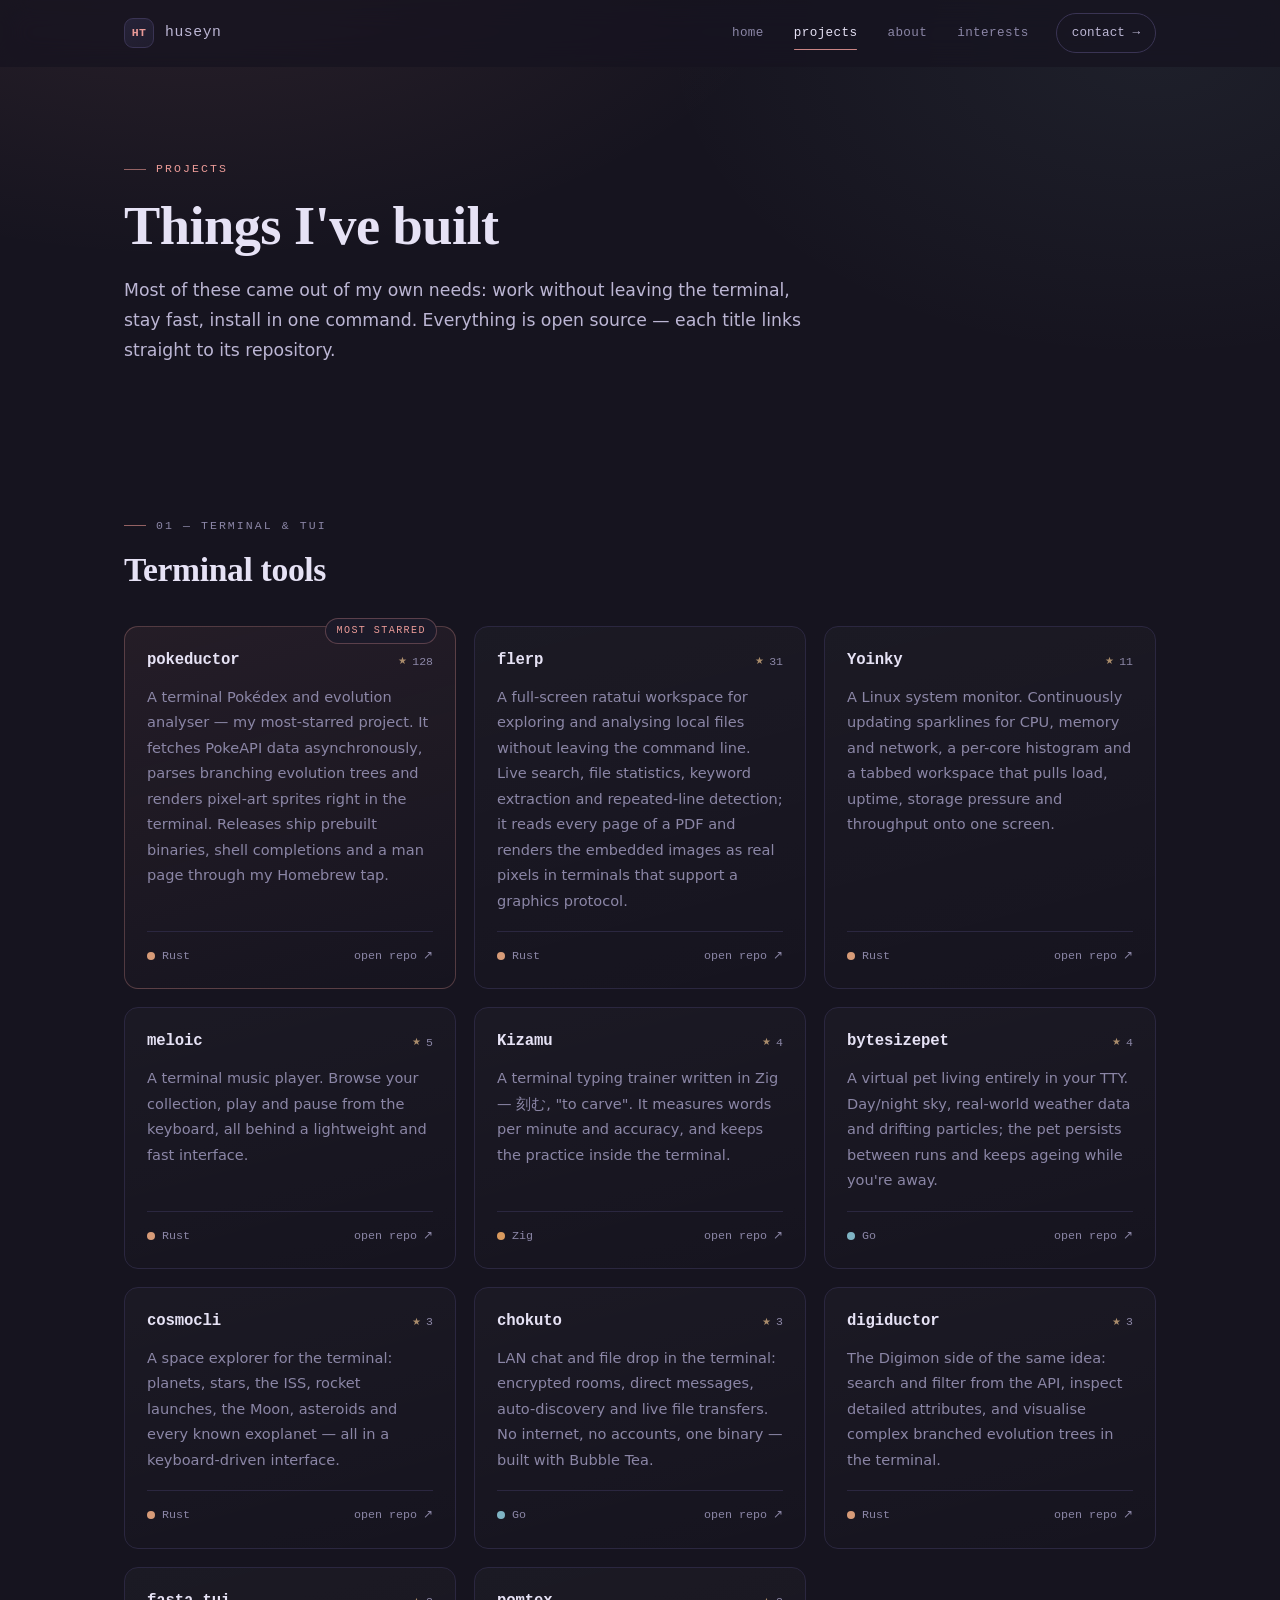
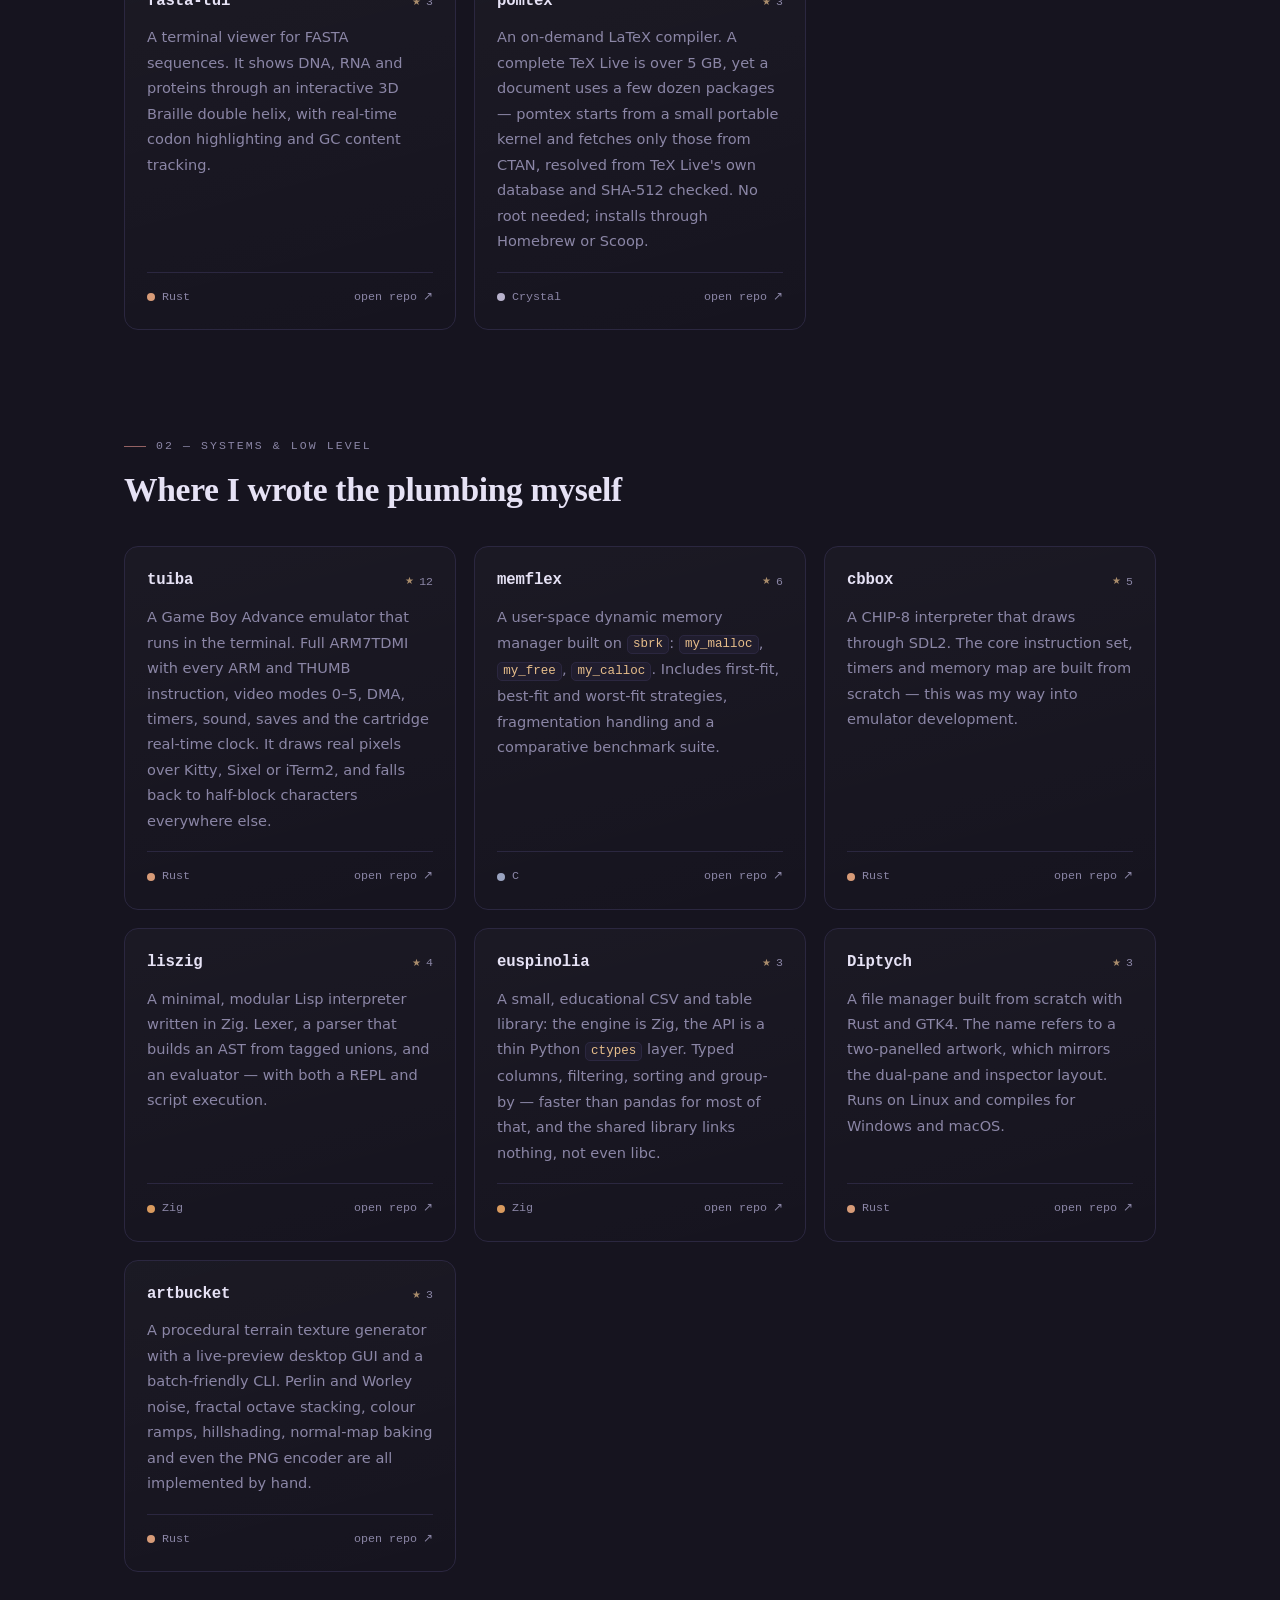
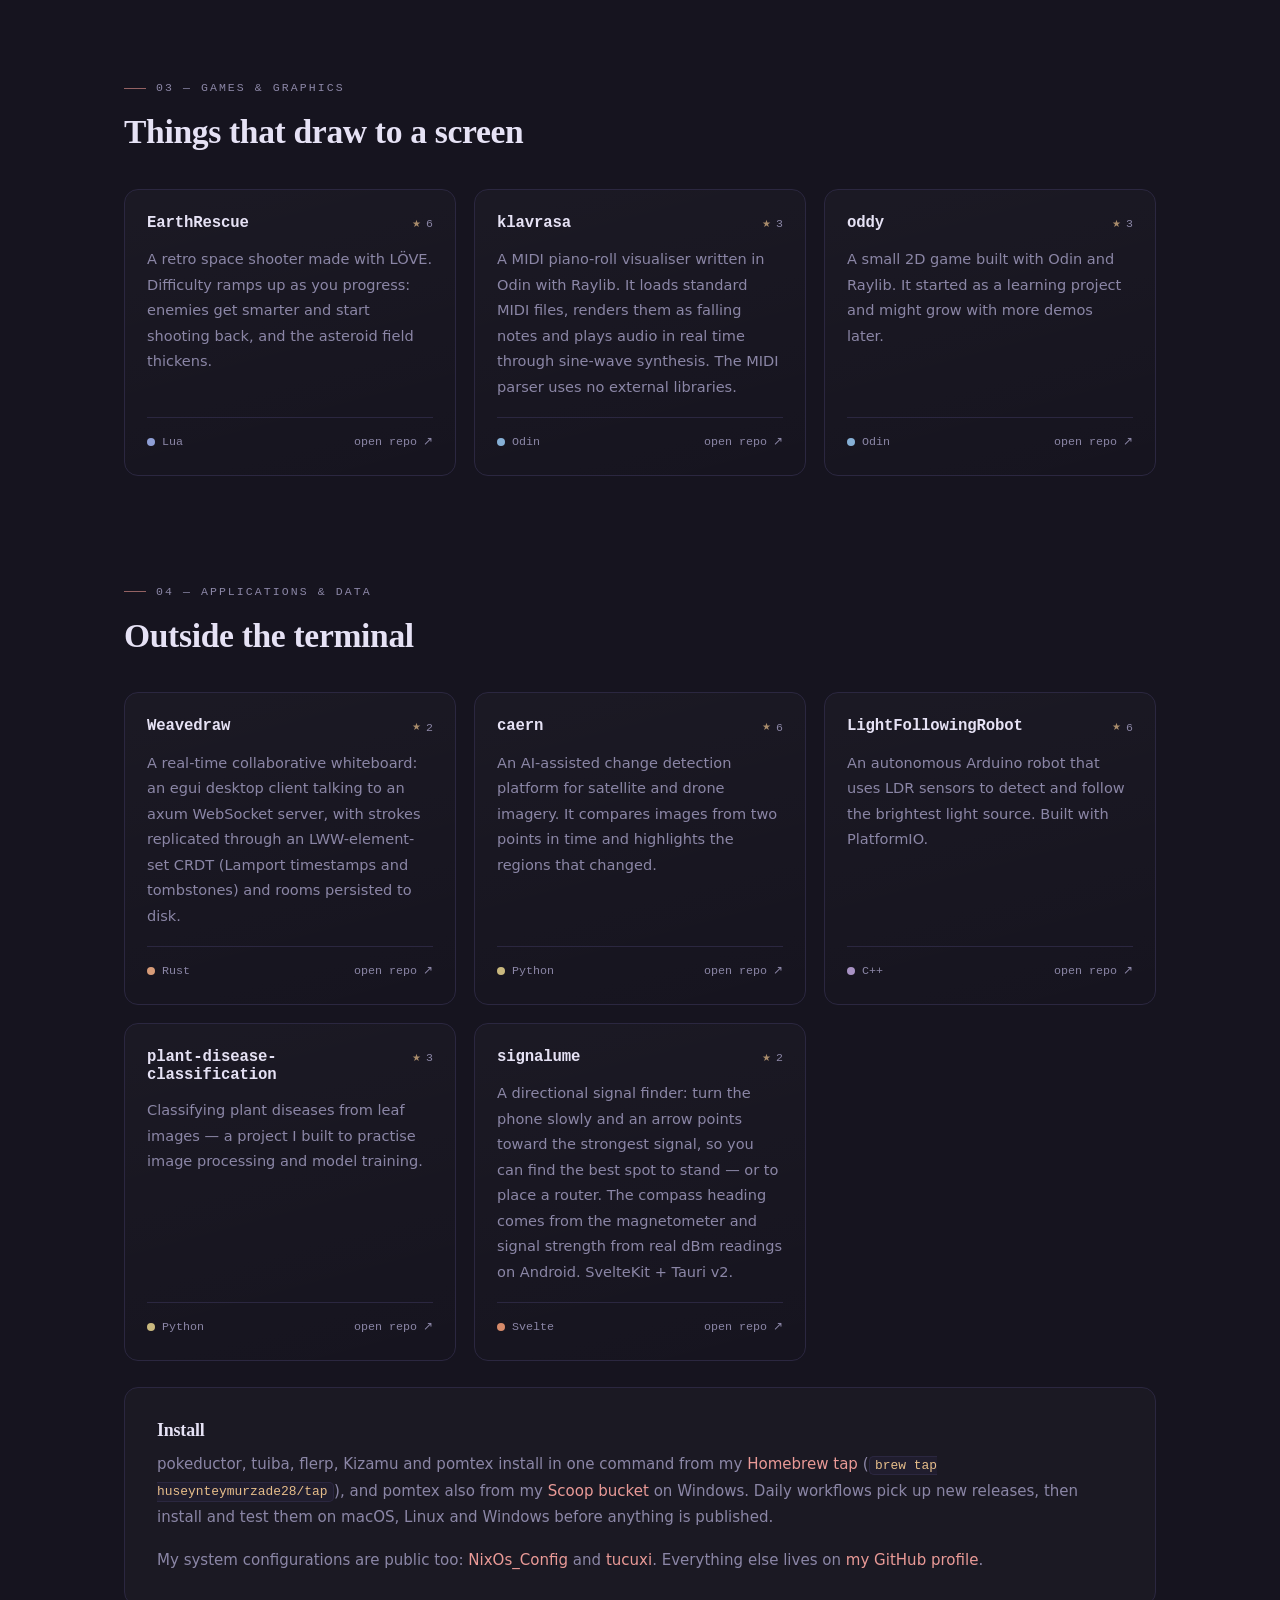
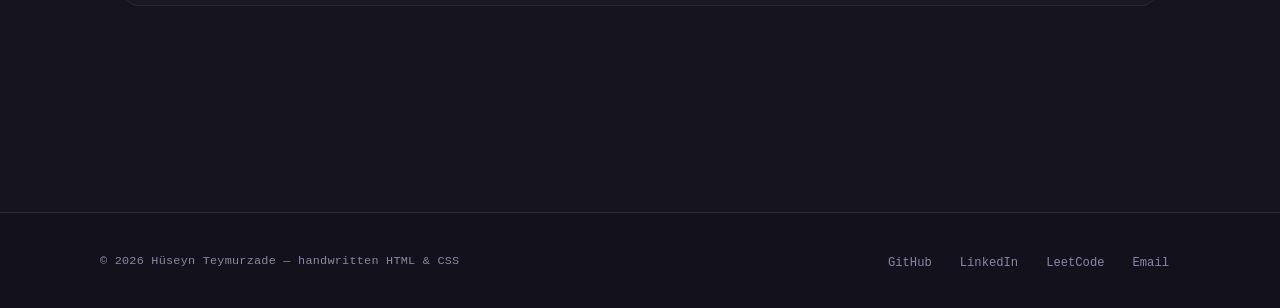
<file: projects.html>
<!DOCTYPE html>
<html lang="en">
<head>
    <meta charset="UTF-8">
    <meta name="viewport" content="width=device-width, initial-scale=1.0">
    <title>Projects — Hüseyn Teymurzade</title>
    <meta name="description" content="Terminal tools, emulators, interpreters and games written in Rust, Zig, Go, Odin, Crystal and C.">
    <meta name="theme-color" content="#16141f">
    <link rel="icon" href="favicon.svg" type="image/svg+xml">
    <link rel="stylesheet" href="style.css">
</head>
<body>

    <a class="skip-link" href="#main">Skip to content</a>

    <!-- NAVIGATION -->
    <header class="nav">
        <div class="wrap nav-inner">
            <a class="brand" href="index.html">
                <span class="brand-mark" aria-hidden="true">HT</span>
                <span class="brand-name">huseyn</span>
            </a>

            <button class="nav-toggle" type="button" aria-expanded="false" aria-controls="nav-menu" aria-label="Toggle menu">
                <span></span><span></span><span></span>
            </button>

            <div class="nav-menu" id="nav-menu">
                <ul class="nav-links">
                    <li><a href="index.html">home</a></li>
                    <li><a href="projects.html" class="active">projects</a></li>
                    <li><a href="about.html">about</a></li>
                    <li><a href="interests.html">interests</a></li>
                </ul>
                <a class="nav-cta" href="contact.html">contact →</a>
            </div>
        </div>
    </header>

    <main id="main">

        <!-- PAGE HEAD -->
        <section class="page-head">
            <div class="wrap">
                <p class="eyebrow">projects</p>
                <h1>Things I've built</h1>
                <p class="lead">
                    Most of these came out of my own needs: work without leaving the terminal,
                    stay fast, install in one command. Everything is open source — each title
                    links straight to its repository.
                </p>
            </div>
        </section>

        <!-- TERMINAL TOOLS -->
        <section class="section">
            <div class="wrap">
                <div class="section-head reveal">
                    <p class="eyebrow">01 — terminal &amp; tui</p>
                    <h2>Terminal tools</h2>
                </div>

                <div class="card-grid">

                    <article class="project project-featured reveal">
                        <span class="tag">most starred</span>
                        <div class="project-top">
                            <h3><a href="https://github.com/Huseynteymurzade28/pokeductor" target="_blank" rel="noopener">pokeductor</a></h3>
                            <span class="stars">128</span>
                        </div>
                        <p>
                            A terminal Pokédex and evolution analyser — my most-starred project. It fetches
                            PokeAPI data asynchronously, parses branching evolution trees and renders
                            pixel-art sprites right in the terminal. Releases ship prebuilt binaries,
                            shell completions and a man page through my Homebrew tap.
                        </p>
                        <div class="project-foot">
                            <span class="lang lang-rust">Rust</span>
                            <a class="project-link" href="https://github.com/Huseynteymurzade28/pokeductor" target="_blank" rel="noopener">open repo <span class="arrow" aria-hidden="true">↗</span></a>
                        </div>
                    </article>

                    <article class="project reveal">
                        <div class="project-top">
                            <h3><a href="https://github.com/Huseynteymurzade28/flerp" target="_blank" rel="noopener">flerp</a></h3>
                            <span class="stars">31</span>
                        </div>
                        <p>
                            A full-screen ratatui workspace for exploring and analysing local files
                            without leaving the command line. Live search, file statistics, keyword
                            extraction and repeated-line detection; it reads every page of a PDF and
                            renders the embedded images as real pixels in terminals that support a
                            graphics protocol.
                        </p>
                        <div class="project-foot">
                            <span class="lang lang-rust">Rust</span>
                            <a class="project-link" href="https://github.com/Huseynteymurzade28/flerp" target="_blank" rel="noopener">open repo <span class="arrow" aria-hidden="true">↗</span></a>
                        </div>
                    </article>

                    <article class="project reveal">
                        <div class="project-top">
                            <h3><a href="https://github.com/Huseynteymurzade28/Yoinky" target="_blank" rel="noopener">Yoinky</a></h3>
                            <span class="stars">11</span>
                        </div>
                        <p>
                            A Linux system monitor. Continuously updating sparklines for CPU, memory and
                            network, a per-core histogram and a tabbed workspace that pulls load, uptime,
                            storage pressure and throughput onto one screen.
                        </p>
                        <div class="project-foot">
                            <span class="lang lang-rust">Rust</span>
                            <a class="project-link" href="https://github.com/Huseynteymurzade28/Yoinky" target="_blank" rel="noopener">open repo <span class="arrow" aria-hidden="true">↗</span></a>
                        </div>
                    </article>

                    <article class="project reveal">
                        <div class="project-top">
                            <h3><a href="https://github.com/Huseynteymurzade28/meloic" target="_blank" rel="noopener">meloic</a></h3>
                            <span class="stars">5</span>
                        </div>
                        <p>
                            A terminal music player. Browse your collection, play and pause from the
                            keyboard, all behind a lightweight and fast interface.
                        </p>
                        <div class="project-foot">
                            <span class="lang lang-rust">Rust</span>
                            <a class="project-link" href="https://github.com/Huseynteymurzade28/meloic" target="_blank" rel="noopener">open repo <span class="arrow" aria-hidden="true">↗</span></a>
                        </div>
                    </article>

                    <article class="project reveal">
                        <div class="project-top">
                            <h3><a href="https://github.com/Huseynteymurzade28/Kizamu" target="_blank" rel="noopener">Kizamu</a></h3>
                            <span class="stars">4</span>
                        </div>
                        <p>
                            A terminal typing trainer written in Zig — 刻む, "to carve". It measures words
                            per minute and accuracy, and keeps the practice inside the terminal.
                        </p>
                        <div class="project-foot">
                            <span class="lang lang-zig">Zig</span>
                            <a class="project-link" href="https://github.com/Huseynteymurzade28/Kizamu" target="_blank" rel="noopener">open repo <span class="arrow" aria-hidden="true">↗</span></a>
                        </div>
                    </article>

                    <article class="project reveal">
                        <div class="project-top">
                            <h3><a href="https://github.com/Huseynteymurzade28/bytesizepet" target="_blank" rel="noopener">bytesizepet</a></h3>
                            <span class="stars">4</span>
                        </div>
                        <p>
                            A virtual pet living entirely in your TTY. Day/night sky, real-world weather
                            data and drifting particles; the pet persists between runs and keeps ageing
                            while you're away.
                        </p>
                        <div class="project-foot">
                            <span class="lang lang-go">Go</span>
                            <a class="project-link" href="https://github.com/Huseynteymurzade28/bytesizepet" target="_blank" rel="noopener">open repo <span class="arrow" aria-hidden="true">↗</span></a>
                        </div>
                    </article>

                    <article class="project reveal">
                        <div class="project-top">
                            <h3><a href="https://github.com/Huseynteymurzade28/cosmocli" target="_blank" rel="noopener">cosmocli</a></h3>
                            <span class="stars">3</span>
                        </div>
                        <p>
                            A space explorer for the terminal: planets, stars, the ISS, rocket launches,
                            the Moon, asteroids and every known exoplanet — all in a keyboard-driven interface.
                        </p>
                        <div class="project-foot">
                            <span class="lang lang-rust">Rust</span>
                            <a class="project-link" href="https://github.com/Huseynteymurzade28/cosmocli" target="_blank" rel="noopener">open repo <span class="arrow" aria-hidden="true">↗</span></a>
                        </div>
                    </article>

                    <article class="project reveal">
                        <div class="project-top">
                            <h3><a href="https://github.com/Huseynteymurzade28/chokuto" target="_blank" rel="noopener">chokuto</a></h3>
                            <span class="stars">3</span>
                        </div>
                        <p>
                            LAN chat and file drop in the terminal: encrypted rooms, direct messages,
                            auto-discovery and live file transfers. No internet, no accounts, one binary —
                            built with Bubble Tea.
                        </p>
                        <div class="project-foot">
                            <span class="lang lang-go">Go</span>
                            <a class="project-link" href="https://github.com/Huseynteymurzade28/chokuto" target="_blank" rel="noopener">open repo <span class="arrow" aria-hidden="true">↗</span></a>
                        </div>
                    </article>


                    <article class="project reveal">
                        <div class="project-top">
                            <h3><a href="https://github.com/Huseynteymurzade28/digiductor" target="_blank" rel="noopener">digiductor</a></h3>
                            <span class="stars">3</span>
                        </div>
                        <p>
                            The Digimon side of the same idea: search and filter from the API, inspect
                            detailed attributes, and visualise complex branched evolution trees in the terminal.
                        </p>
                        <div class="project-foot">
                            <span class="lang lang-rust">Rust</span>
                            <a class="project-link" href="https://github.com/Huseynteymurzade28/digiductor" target="_blank" rel="noopener">open repo <span class="arrow" aria-hidden="true">↗</span></a>
                        </div>
                    </article>

                    <article class="project reveal">
                        <div class="project-top">
                            <h3><a href="https://github.com/Huseynteymurzade28/fasta-tui" target="_blank" rel="noopener">fasta-tui</a></h3>
                            <span class="stars">3</span>
                        </div>
                        <p>
                            A terminal viewer for FASTA sequences. It shows DNA, RNA and proteins through
                            an interactive 3D Braille double helix, with real-time codon highlighting and
                            GC content tracking.
                        </p>
                        <div class="project-foot">
                            <span class="lang lang-rust">Rust</span>
                            <a class="project-link" href="https://github.com/Huseynteymurzade28/fasta-tui" target="_blank" rel="noopener">open repo <span class="arrow" aria-hidden="true">↗</span></a>
                        </div>
                    </article>

                    <article class="project reveal">
                        <div class="project-top">
                            <h3><a href="https://github.com/Huseynteymurzade28/pomtex" target="_blank" rel="noopener">pomtex</a></h3>
                            <span class="stars">3</span>
                        </div>
                        <p>
                            An on-demand LaTeX compiler. A complete TeX Live is over 5 GB, yet a document
                            uses a few dozen packages — pomtex starts from a small portable kernel and fetches
                            only those from CTAN, resolved from TeX Live's own database and SHA-512 checked.
                            No root needed; installs through Homebrew or Scoop.
                        </p>
                        <div class="project-foot">
                            <span class="lang lang-crystal">Crystal</span>
                            <a class="project-link" href="https://github.com/Huseynteymurzade28/pomtex" target="_blank" rel="noopener">open repo <span class="arrow" aria-hidden="true">↗</span></a>
                        </div>
                    </article>

                </div>
            </div>
        </section>

        <!-- SYSTEMS & LOW LEVEL -->
        <section class="section">
            <div class="wrap">
                <div class="section-head reveal">
                    <p class="eyebrow">02 — systems &amp; low level</p>
                    <h2>Where I wrote the plumbing myself</h2>
                </div>

                <div class="card-grid">

                    <article class="project reveal">
                        <div class="project-top">
                            <h3><a href="https://github.com/Huseynteymurzade28/tuiba" target="_blank" rel="noopener">tuiba</a></h3>
                            <span class="stars">12</span>
                        </div>
                        <p>
                            A Game Boy Advance emulator that runs in the terminal. Full ARM7TDMI with every
                            ARM and THUMB instruction, video modes 0–5, DMA, timers, sound, saves and the
                            cartridge real-time clock. It draws real pixels over Kitty, Sixel or iTerm2, and
                            falls back to half-block characters everywhere else.
                        </p>
                        <div class="project-foot">
                            <span class="lang lang-rust">Rust</span>
                            <a class="project-link" href="https://github.com/Huseynteymurzade28/tuiba" target="_blank" rel="noopener">open repo <span class="arrow" aria-hidden="true">↗</span></a>
                        </div>
                    </article>

                    <article class="project reveal">
                        <div class="project-top">
                            <h3><a href="https://github.com/Huseynteymurzade28/memflex" target="_blank" rel="noopener">memflex</a></h3>
                            <span class="stars">6</span>
                        </div>
                        <p>
                            A user-space dynamic memory manager built on <code>sbrk</code>:
                            <code>my_malloc</code>, <code>my_free</code>, <code>my_calloc</code>.
                            Includes first-fit, best-fit and worst-fit strategies, fragmentation handling
                            and a comparative benchmark suite.
                        </p>
                        <div class="project-foot">
                            <span class="lang lang-c">C</span>
                            <a class="project-link" href="https://github.com/Huseynteymurzade28/memflex" target="_blank" rel="noopener">open repo <span class="arrow" aria-hidden="true">↗</span></a>
                        </div>
                    </article>

                    <article class="project reveal">
                        <div class="project-top">
                            <h3><a href="https://github.com/Huseynteymurzade28/cbbox" target="_blank" rel="noopener">cbbox</a></h3>
                            <span class="stars">5</span>
                        </div>
                        <p>
                            A CHIP-8 interpreter that draws through SDL2. The core instruction set, timers
                            and memory map are built from scratch — this was my way into emulator development.
                        </p>
                        <div class="project-foot">
                            <span class="lang lang-rust">Rust</span>
                            <a class="project-link" href="https://github.com/Huseynteymurzade28/cbbox" target="_blank" rel="noopener">open repo <span class="arrow" aria-hidden="true">↗</span></a>
                        </div>
                    </article>

                    <article class="project reveal">
                        <div class="project-top">
                            <h3><a href="https://github.com/Huseynteymurzade28/liszig" target="_blank" rel="noopener">liszig</a></h3>
                            <span class="stars">4</span>
                        </div>
                        <p>
                            A minimal, modular Lisp interpreter written in Zig. Lexer, a parser that builds
                            an AST from tagged unions, and an evaluator — with both a REPL and script execution.
                        </p>
                        <div class="project-foot">
                            <span class="lang lang-zig">Zig</span>
                            <a class="project-link" href="https://github.com/Huseynteymurzade28/liszig" target="_blank" rel="noopener">open repo <span class="arrow" aria-hidden="true">↗</span></a>
                        </div>
                    </article>

                    <article class="project reveal">
                        <div class="project-top">
                            <h3><a href="https://github.com/Huseynteymurzade28/euspinolia" target="_blank" rel="noopener">euspinolia</a></h3>
                            <span class="stars">3</span>
                        </div>
                        <p>
                            A small, educational CSV and table library: the engine is Zig, the API is a thin
                            Python <code>ctypes</code> layer. Typed columns, filtering, sorting and group-by —
                            faster than pandas for most of that, and the shared library links nothing, not even libc.
                        </p>
                        <div class="project-foot">
                            <span class="lang lang-zig">Zig</span>
                            <a class="project-link" href="https://github.com/Huseynteymurzade28/euspinolia" target="_blank" rel="noopener">open repo <span class="arrow" aria-hidden="true">↗</span></a>
                        </div>
                    </article>

                    <article class="project reveal">
                        <div class="project-top">
                            <h3><a href="https://github.com/Huseynteymurzade28/Diptych" target="_blank" rel="noopener">Diptych</a></h3>
                            <span class="stars">3</span>
                        </div>
                        <p>
                            A file manager built from scratch with Rust and GTK4. The name refers to a
                            two-panelled artwork, which mirrors the dual-pane and inspector layout.
                            Runs on Linux and compiles for Windows and macOS.
                        </p>
                        <div class="project-foot">
                            <span class="lang lang-rust">Rust</span>
                            <a class="project-link" href="https://github.com/Huseynteymurzade28/Diptych" target="_blank" rel="noopener">open repo <span class="arrow" aria-hidden="true">↗</span></a>
                        </div>
                    </article>

                    <article class="project reveal">
                        <div class="project-top">
                            <h3><a href="https://github.com/Huseynteymurzade28/artbucket" target="_blank" rel="noopener">artbucket</a></h3>
                            <span class="stars">3</span>
                        </div>
                        <p>
                            A procedural terrain texture generator with a live-preview desktop GUI and a
                            batch-friendly CLI. Perlin and Worley noise, fractal octave stacking, colour
                            ramps, hillshading, normal-map baking and even the PNG encoder are all
                            implemented by hand.
                        </p>
                        <div class="project-foot">
                            <span class="lang lang-rust">Rust</span>
                            <a class="project-link" href="https://github.com/Huseynteymurzade28/artbucket" target="_blank" rel="noopener">open repo <span class="arrow" aria-hidden="true">↗</span></a>
                        </div>
                    </article>

                </div>
            </div>
        </section>

        <!-- GAMES & GRAPHICS -->
        <section class="section">
            <div class="wrap">
                <div class="section-head reveal">
                    <p class="eyebrow">03 — games &amp; graphics</p>
                    <h2>Things that draw to a screen</h2>
                </div>

                <div class="card-grid">

                    <article class="project reveal">
                        <div class="project-top">
                            <h3><a href="https://github.com/Huseynteymurzade28/EarthRescue" target="_blank" rel="noopener">EarthRescue</a></h3>
                            <span class="stars">6</span>
                        </div>
                        <p>
                            A retro space shooter made with LÖVE. Difficulty ramps up as you progress:
                            enemies get smarter and start shooting back, and the asteroid field thickens.
                        </p>
                        <div class="project-foot">
                            <span class="lang lang-lua">Lua</span>
                            <a class="project-link" href="https://github.com/Huseynteymurzade28/EarthRescue" target="_blank" rel="noopener">open repo <span class="arrow" aria-hidden="true">↗</span></a>
                        </div>
                    </article>

                    <article class="project reveal">
                        <div class="project-top">
                            <h3><a href="https://github.com/Huseynteymurzade28/klavrasa" target="_blank" rel="noopener">klavrasa</a></h3>
                            <span class="stars">3</span>
                        </div>
                        <p>
                            A MIDI piano-roll visualiser written in Odin with Raylib. It loads standard
                            MIDI files, renders them as falling notes and plays audio in real time through
                            sine-wave synthesis. The MIDI parser uses no external libraries.
                        </p>
                        <div class="project-foot">
                            <span class="lang lang-odin">Odin</span>
                            <a class="project-link" href="https://github.com/Huseynteymurzade28/klavrasa" target="_blank" rel="noopener">open repo <span class="arrow" aria-hidden="true">↗</span></a>
                        </div>
                    </article>

                    <article class="project reveal">
                        <div class="project-top">
                            <h3><a href="https://github.com/Huseynteymurzade28/oddy" target="_blank" rel="noopener">oddy</a></h3>
                            <span class="stars">3</span>
                        </div>
                        <p>
                            A small 2D game built with Odin and Raylib. It started as a learning project
                            and might grow with more demos later.
                        </p>
                        <div class="project-foot">
                            <span class="lang lang-odin">Odin</span>
                            <a class="project-link" href="https://github.com/Huseynteymurzade28/oddy" target="_blank" rel="noopener">open repo <span class="arrow" aria-hidden="true">↗</span></a>
                        </div>
                    </article>

                </div>
            </div>
        </section>

        <!-- APPLICATIONS & DATA -->
        <section class="section">
            <div class="wrap">
                <div class="section-head reveal">
                    <p class="eyebrow">04 — applications &amp; data</p>
                    <h2>Outside the terminal</h2>
                </div>

                <div class="card-grid">

                    <article class="project reveal">
                        <div class="project-top">
                            <h3><a href="https://github.com/Huseynteymurzade28/Weavedraw" target="_blank" rel="noopener">Weavedraw</a></h3>
                            <span class="stars">2</span>
                        </div>
                        <p>
                            A real-time collaborative whiteboard: an egui desktop client talking to an axum
                            WebSocket server, with strokes replicated through an LWW-element-set CRDT
                            (Lamport timestamps and tombstones) and rooms persisted to disk.
                        </p>
                        <div class="project-foot">
                            <span class="lang lang-rust">Rust</span>
                            <a class="project-link" href="https://github.com/Huseynteymurzade28/Weavedraw" target="_blank" rel="noopener">open repo <span class="arrow" aria-hidden="true">↗</span></a>
                        </div>
                    </article>

                    <article class="project reveal">
                        <div class="project-top">
                            <h3><a href="https://github.com/Huseynteymurzade28/caern" target="_blank" rel="noopener">caern</a></h3>
                            <span class="stars">6</span>
                        </div>
                        <p>
                            An AI-assisted change detection platform for satellite and drone imagery.
                            It compares images from two points in time and highlights the regions that changed.
                        </p>
                        <div class="project-foot">
                            <span class="lang lang-python">Python</span>
                            <a class="project-link" href="https://github.com/Huseynteymurzade28/caern" target="_blank" rel="noopener">open repo <span class="arrow" aria-hidden="true">↗</span></a>
                        </div>
                    </article>

                    <article class="project reveal">
                        <div class="project-top">
                            <h3><a href="https://github.com/Huseynteymurzade28/LightFollowingRobot" target="_blank" rel="noopener">LightFollowingRobot</a></h3>
                            <span class="stars">6</span>
                        </div>
                        <p>
                            An autonomous Arduino robot that uses LDR sensors to detect and follow the
                            brightest light source. Built with PlatformIO.
                        </p>
                        <div class="project-foot">
                            <span class="lang lang-cpp">C++</span>
                            <a class="project-link" href="https://github.com/Huseynteymurzade28/LightFollowingRobot" target="_blank" rel="noopener">open repo <span class="arrow" aria-hidden="true">↗</span></a>
                        </div>
                    </article>

                    <article class="project reveal">
                        <div class="project-top">
                            <h3><a href="https://github.com/Huseynteymurzade28/plant-disease-classification" target="_blank" rel="noopener">plant-disease-classification</a></h3>
                            <span class="stars">3</span>
                        </div>
                        <p>
                            Classifying plant diseases from leaf images — a project I built to practise
                            image processing and model training.
                        </p>
                        <div class="project-foot">
                            <span class="lang lang-python">Python</span>
                            <a class="project-link" href="https://github.com/Huseynteymurzade28/plant-disease-classification" target="_blank" rel="noopener">open repo <span class="arrow" aria-hidden="true">↗</span></a>
                        </div>
                    </article>

                    <article class="project reveal">
                        <div class="project-top">
                            <h3><a href="https://github.com/Huseynteymurzade28/signalume" target="_blank" rel="noopener">signalume</a></h3>
                            <span class="stars">2</span>
                        </div>
                        <p>
                            A directional signal finder: turn the phone slowly and an arrow points toward
                            the strongest signal, so you can find the best spot to stand — or to place a
                            router. The compass heading comes from the magnetometer and signal strength
                            from real dBm readings on Android. SvelteKit + Tauri v2.
                        </p>
                        <div class="project-foot">
                            <span class="lang lang-svelte">Svelte</span>
                            <a class="project-link" href="https://github.com/Huseynteymurzade28/signalume" target="_blank" rel="noopener">open repo <span class="arrow" aria-hidden="true">↗</span></a>
                        </div>
                    </article>

                </div>

                <div class="panel reveal" style="margin-top: 26px;">
                    <h3>Install</h3>
                    <p style="color: var(--text-3); font-size: 0.94rem;">
                        pokeductor, tuiba, flerp, Kizamu and pomtex install in one command from my
                        <a href="https://github.com/Huseynteymurzade28/homebrew-tap" target="_blank" rel="noopener">Homebrew tap</a>
                        (<code>brew tap huseynteymurzade28/tap</code>), and pomtex also from my
                        <a href="https://github.com/Huseynteymurzade28/scoop-bucket" target="_blank" rel="noopener">Scoop bucket</a> on Windows.
                        Daily workflows pick up new releases, then install and test them on macOS, Linux
                        and Windows before anything is published.
                    </p>
                    <p style="color: var(--text-3); font-size: 0.94rem;">
                        My system configurations are public too:
                        <a href="https://github.com/Huseynteymurzade28/NixOs_Config" target="_blank" rel="noopener">NixOs_Config</a> and
                        <a href="https://github.com/Huseynteymurzade28/tucuxi" target="_blank" rel="noopener">tucuxi</a>.
                        Everything else lives on
                        <a href="https://github.com/Huseynteymurzade28?tab=repositories" target="_blank" rel="noopener">my GitHub profile</a>.
                    </p>
                </div>
            </div>
        </section>

    </main>

    <!-- FOOTER -->
    <footer class="footer">
        <div class="wrap footer-inner">
            <small>© 2026 Hüseyn Teymurzade — handwritten HTML &amp; CSS</small>
            <ul class="footer-links">
                <li><a href="https://github.com/Huseynteymurzade28" target="_blank" rel="noopener">GitHub</a></li>
                <li><a href="https://www.linkedin.com/in/huseyn-teymurzade/" target="_blank" rel="noopener">LinkedIn</a></li>
                <li><a href="https://leetcode.com/u/Flearlyly/" target="_blank" rel="noopener">LeetCode</a></li>
                <li><a href="mailto:huseynteymurrr74@gmail.com">Email</a></li>
            </ul>
        </div>
    </footer>

    <script src="main.js" defer></script>
</body>
</html>
</file>
<file: style.css>
/* ==========================================================================
   Hüseyn Teymurzade — personal site
   Theme: warm dark (Rosé Pine / Kanagawa flavoured), low saturation
   ========================================================================== */

/* --- 1. Design tokens ----------------------------------------------------- */

:root {
    /* Surfaces */
    --bg: #16141f;
    --bg-soft: #1c1a29;
    --surface: #201d2e;
    --surface-hi: #262238;
    --line: #2b2740;
    --line-hi: #3a3454;

    /* Text */
    --text: #e6e2f5;
    --text-2: #bcb6d4;
    --text-3: #8b86a6;

    /* Accents */
    --rose: #ea9a97;
    --rose-dim: #c98380;
    --teal: #8bbcc4;
    --teal-dim: #6a9aa3;
    --gold: #e6bd8a;

    /* Typography */
    --font-serif: "Iowan Old Style", "Palatino Linotype", "Book Antiqua", Palatino, Georgia, serif;
    --font-sans: "Inter", system-ui, -apple-system, "Segoe UI", Roboto, Helvetica, Arial, sans-serif;
    --font-mono: "JetBrains Mono", ui-monospace, SFMono-Regular, "SF Mono", Menlo, Consolas, monospace;

    /* Metrics */
    --wrap: 1080px;
    --wrap-narrow: 760px;
    --radius: 14px;
    --radius-sm: 8px;

    /* Motion */
    --ease: cubic-bezier(0.22, 0.61, 0.36, 1);
}

/* --- 2. Base -------------------------------------------------------------- */

*,
*::before,
*::after {
    box-sizing: border-box;
    margin: 0;
    padding: 0;
}

html {
    scroll-behavior: smooth;
    scroll-padding-top: 90px;
    -webkit-text-size-adjust: 100%;
}

body {
    font-family: var(--font-sans);
    font-size: 16.5px;
    line-height: 1.75;
    color: var(--text-2);
    background-color: var(--bg);
    /* A very soft, warm glow up top — deliberately not a neon bloom */
    background-image:
        radial-gradient(900px 500px at 15% -10%, rgba(234, 154, 151, 0.10), transparent 70%),
        radial-gradient(700px 450px at 90% 5%, rgba(139, 188, 196, 0.07), transparent 70%);
    background-repeat: no-repeat;
    background-attachment: fixed;
    min-height: 100vh;
    -webkit-font-smoothing: antialiased;
    text-rendering: optimizeLegibility;
    overflow-x: hidden;
}

h1, h2, h3, h4 {
    font-family: var(--font-serif);
    color: var(--text);
    font-weight: 600;
    line-height: 1.2;
    letter-spacing: -0.01em;
}

h1 { font-size: clamp(2.2rem, 5.5vw, 3.4rem); }
h2 { font-size: clamp(1.6rem, 3.4vw, 2.1rem); }
h3 { font-size: 1.12rem; }

p { margin-bottom: 1rem; }
p:last-child { margin-bottom: 0; }

a {
    color: var(--rose);
    text-decoration: none;
    transition: color 0.2s var(--ease);
}

a:hover { color: var(--text); }

strong { color: var(--text); font-weight: 600; }
em { color: var(--text-2); }

code, kbd {
    font-family: var(--font-mono);
    font-size: 0.86em;
    background: var(--surface);
    border: 1px solid var(--line);
    border-radius: 5px;
    padding: 0.1em 0.42em;
    color: var(--gold);
}

::selection {
    background: rgba(234, 154, 151, 0.25);
    color: var(--text);
}

:focus-visible {
    outline: 2px solid var(--teal);
    outline-offset: 3px;
    border-radius: 4px;
}

/* --- 3. Layout helpers ---------------------------------------------------- */

.wrap {
    width: 100%;
    max-width: var(--wrap);
    margin-inline: auto;
    padding-inline: 24px;
}

.wrap-narrow { max-width: var(--wrap-narrow); }

.section { padding: clamp(56px, 8vw, 96px) 0; }
.section + .section { padding-top: 0; }

.rule {
    height: 1px;
    background: linear-gradient(90deg, transparent, var(--line), transparent);
    border: 0;
    margin: 0;
}

/* Section heading: small mono eyebrow + serif title */
.section-head { margin-bottom: 36px; }

.eyebrow {
    display: inline-flex;
    align-items: center;
    gap: 10px;
    font-family: var(--font-mono);
    font-size: 0.72rem;
    letter-spacing: 0.18em;
    text-transform: uppercase;
    color: var(--rose);
    margin-bottom: 14px;
}

.eyebrow::before {
    content: "";
    width: 22px;
    height: 1px;
    background: var(--rose-dim);
    opacity: 0.7;
}

.section-head p {
    color: var(--text-3);
    max-width: 62ch;
    margin-top: 10px;
}

/* Skip link (accessibility) */
.skip-link {
    position: absolute;
    left: -9999px;
    top: 0;
    background: var(--surface);
    color: var(--text);
    padding: 10px 16px;
    border: 1px solid var(--line-hi);
    border-radius: 0 0 var(--radius-sm) 0;
    z-index: 999;
}

.skip-link:focus { left: 0; }

/* --- 4. Navigation -------------------------------------------------------- */

.nav {
    position: sticky;
    top: 0;
    z-index: 100;
    background: rgba(22, 20, 31, 0.78);
    backdrop-filter: blur(14px) saturate(140%);
    -webkit-backdrop-filter: blur(14px) saturate(140%);
    border-bottom: 1px solid transparent;
    transition: border-color 0.3s var(--ease), background 0.3s var(--ease);
}

.nav.is-scrolled {
    border-bottom-color: var(--line);
    background: rgba(22, 20, 31, 0.92);
}

.nav-inner {
    display: flex;
    align-items: center;
    justify-content: space-between;
    gap: 20px;
    height: 66px;
}

.brand {
    display: inline-flex;
    align-items: center;
    gap: 11px;
    font-family: var(--font-mono);
    font-size: 0.92rem;
    letter-spacing: 0.04em;
    color: var(--text);
}

.brand:hover { color: var(--text); }

.brand-mark {
    display: grid;
    place-items: center;
    width: 30px;
    height: 30px;
    border-radius: 9px;
    border: 1px solid var(--line-hi);
    background: linear-gradient(150deg, var(--surface-hi), var(--surface));
    font-size: 0.72rem;
    font-weight: 600;
    color: var(--rose);
    letter-spacing: 0.02em;
    transition: border-color 0.25s var(--ease), transform 0.25s var(--ease);
}

.brand:hover .brand-mark {
    border-color: var(--rose-dim);
    transform: translateY(-1px);
}

.brand-name { color: var(--text-2); }
.brand:hover .brand-name { color: var(--text); }

.nav-menu {
    display: flex;
    align-items: center;
    gap: 14px;
}

.nav-links {
    display: flex;
    align-items: center;
    gap: 4px;
    list-style: none;
}

.nav-links a {
    display: block;
    position: relative;
    padding: 8px 13px;
    border-radius: var(--radius-sm);
    font-family: var(--font-mono);
    font-size: 0.79rem;
    letter-spacing: 0.03em;
    color: var(--text-3);
    transition: color 0.2s var(--ease), background 0.2s var(--ease);
}

.nav-links a:hover {
    color: var(--text);
    background: rgba(255, 255, 255, 0.045);
}

.nav-links a.active { color: var(--text); }

.nav-links a.active::after {
    content: "";
    position: absolute;
    left: 13px;
    right: 13px;
    bottom: 2px;
    height: 1.5px;
    border-radius: 2px;
    background: var(--rose);
    opacity: 0.85;
}

.nav-cta {
    font-family: var(--font-mono);
    font-size: 0.79rem;
    padding: 8px 15px;
    border: 1px solid var(--line-hi);
    border-radius: 999px;
    color: var(--text-2);
    transition: all 0.22s var(--ease);
    white-space: nowrap;
}

.nav-cta:hover,
.nav-cta.active {
    color: var(--text);
    border-color: var(--rose-dim);
    background: rgba(234, 154, 151, 0.08);
}

.nav-toggle {
    display: none;
    width: 40px;
    height: 40px;
    border: 1px solid var(--line);
    border-radius: var(--radius-sm);
    background: transparent;
    cursor: pointer;
    padding: 0;
    place-items: center;
}

.nav-toggle span {
    display: block;
    width: 17px;
    height: 1.5px;
    background: var(--text-2);
    border-radius: 2px;
    transition: transform 0.25s var(--ease), opacity 0.2s var(--ease);
}

.nav-toggle span + span { margin-top: 4px; }

.nav-toggle[aria-expanded="true"] span:nth-child(1) { transform: translateY(5.5px) rotate(45deg); }
.nav-toggle[aria-expanded="true"] span:nth-child(2) { opacity: 0; }
.nav-toggle[aria-expanded="true"] span:nth-child(3) { transform: translateY(-5.5px) rotate(-45deg); }

/* --- 5. Hero -------------------------------------------------------------- */

.hero {
    padding: clamp(60px, 10vw, 112px) 0 clamp(48px, 7vw, 80px);
}

.hero-grid {
    display: grid;
    grid-template-columns: minmax(0, 1.05fr) minmax(0, 0.95fr);
    gap: clamp(32px, 5vw, 64px);
    align-items: center;
}

.hero-status {
    display: inline-flex;
    align-items: center;
    gap: 9px;
    font-family: var(--font-mono);
    font-size: 0.75rem;
    color: var(--text-3);
    border: 1px solid var(--line);
    background: rgba(255, 255, 255, 0.02);
    border-radius: 999px;
    padding: 5px 13px 5px 11px;
    margin-bottom: 26px;
}

.status-dot {
    width: 7px;
    height: 7px;
    border-radius: 50%;
    background: var(--teal);
    box-shadow: 0 0 0 3px rgba(139, 188, 196, 0.14);
}

.hero h1 {
    font-size: clamp(2.6rem, 7vw, 4.1rem);
    line-height: 1.05;
    margin-bottom: 20px;
}

.hero h1 .accent {
    color: var(--rose);
    font-style: italic;
}

.hero-lead {
    font-size: 1.08rem;
    color: var(--text-2);
    max-width: 52ch;
    margin-bottom: 30px;
}

.hero-actions {
    display: flex;
    flex-wrap: wrap;
    gap: 12px;
    margin-bottom: 34px;
}

.hero-meta {
    display: flex;
    flex-wrap: wrap;
    gap: 8px 22px;
    font-family: var(--font-mono);
    font-size: 0.76rem;
    color: var(--text-3);
    padding-top: 24px;
    border-top: 1px solid var(--line);
}

.hero-meta span { display: inline-flex; align-items: center; gap: 8px; }
.hero-meta span::before { content: "▸"; color: var(--rose-dim); font-size: 0.7em; }

/* --- 6. Buttons ----------------------------------------------------------- */

.btn {
    display: inline-flex;
    align-items: center;
    gap: 9px;
    font-family: var(--font-mono);
    font-size: 0.82rem;
    letter-spacing: 0.02em;
    padding: 11px 20px;
    border-radius: 999px;
    border: 1px solid transparent;
    cursor: pointer;
    transition: all 0.22s var(--ease);
}

.btn-primary {
    background: var(--rose);
    color: #1a1520;
    font-weight: 600;
}

.btn-primary:hover {
    color: #1a1520;
    background: #f2adaa;
    transform: translateY(-2px);
    box-shadow: 0 10px 24px -12px rgba(234, 154, 151, 0.6);
}

.btn-ghost {
    border-color: var(--line-hi);
    color: var(--text-2);
    background: rgba(255, 255, 255, 0.015);
}

.btn-ghost:hover {
    color: var(--text);
    border-color: var(--text-3);
    background: rgba(255, 255, 255, 0.05);
    transform: translateY(-2px);
}

.btn .arrow { transition: transform 0.22s var(--ease); }
.btn:hover .arrow { transform: translateX(3px); }

/* --- 7. Terminal card ----------------------------------------------------- */

.terminal {
    border: 1px solid var(--line);
    border-radius: var(--radius);
    background: linear-gradient(170deg, var(--surface) 0%, var(--bg-soft) 100%);
    box-shadow: 0 28px 60px -32px rgba(0, 0, 0, 0.85);
    overflow: hidden;
}

.terminal-bar {
    display: flex;
    align-items: center;
    gap: 8px;
    padding: 11px 15px;
    border-bottom: 1px solid var(--line);
    background: rgba(255, 255, 255, 0.02);
}

.terminal-bar i {
    width: 10px;
    height: 10px;
    border-radius: 50%;
    background: var(--line-hi);
}

.terminal-bar i:first-child { background: var(--rose-dim); }
.terminal-bar i:nth-child(2) { background: var(--gold); opacity: 0.65; }
.terminal-bar i:nth-child(3) { background: var(--teal-dim); }

.terminal-bar span {
    margin-left: auto;
    font-family: var(--font-mono);
    font-size: 0.72rem;
    color: var(--text-3);
}

.terminal-body {
    padding: 20px 18px 22px;
    font-family: var(--font-mono);
    font-size: 0.8rem;
    line-height: 1.85;
    color: var(--text-2);
    overflow-x: auto;
}

.terminal-body .row + .row { margin-top: 14px; }
.terminal-body .prompt { color: var(--teal); }
.terminal-body .cmd { color: var(--text); }
.terminal-body .out { color: var(--text-3); display: block; }
.terminal-body .out b { color: var(--gold); font-weight: 500; }
.terminal-body .out i { color: var(--rose); font-style: normal; }

.caret {
    display: inline-block;
    width: 8px;
    height: 1.05em;
    background: var(--rose);
    vertical-align: text-bottom;
    animation: blink 1.15s steps(2, start) infinite;
}

@keyframes blink { to { visibility: hidden; } }

/* --- 8. Project cards ----------------------------------------------------- */

.card-grid {
    display: grid;
    grid-template-columns: repeat(auto-fill, minmax(300px, 1fr));
    gap: 18px;
}

.project {
    position: relative;
    display: flex;
    flex-direction: column;
    padding: 24px 22px 22px;
    border: 1px solid var(--line);
    border-radius: var(--radius);
    background: linear-gradient(165deg, rgba(255, 255, 255, 0.022), rgba(255, 255, 255, 0));
    transition: border-color 0.25s var(--ease), transform 0.25s var(--ease), background 0.25s var(--ease);
}

.project::after {
    content: "";
    position: absolute;
    inset: 0;
    border-radius: var(--radius);
    box-shadow: 0 22px 44px -26px rgba(0, 0, 0, 0.9);
    opacity: 0;
    transition: opacity 0.25s var(--ease);
    pointer-events: none;
}

.project:hover {
    border-color: var(--line-hi);
    background: linear-gradient(165deg, rgba(255, 255, 255, 0.045), rgba(255, 255, 255, 0.008));
    transform: translateY(-3px);
}

.project:hover::after { opacity: 1; }

.project-top {
    display: flex;
    align-items: baseline;
    justify-content: space-between;
    gap: 12px;
    margin-bottom: 12px;
}

.project h3 {
    font-family: var(--font-mono);
    font-size: 0.98rem;
    font-weight: 600;
    letter-spacing: -0.01em;
}

.project h3 a { color: var(--text); }
.project:hover h3 a { color: var(--rose); }

.project h3 a::after {
    content: "";
    position: absolute;
    inset: 0;
    border-radius: var(--radius);
}

.stars {
    display: inline-flex;
    align-items: center;
    gap: 5px;
    font-family: var(--font-mono);
    font-size: 0.72rem;
    color: var(--text-3);
    flex-shrink: 0;
}

.stars::before {
    content: "★";
    color: var(--gold);
    opacity: 0.7;
    font-size: 0.85em;
}

.project p {
    font-size: 0.91rem;
    color: var(--text-3);
    margin-bottom: 18px;
    flex-grow: 1;
}

.project-foot {
    display: flex;
    align-items: center;
    justify-content: space-between;
    gap: 12px;
    padding-top: 14px;
    border-top: 1px solid var(--line);
}

.lang {
    display: inline-flex;
    align-items: center;
    gap: 7px;
    font-family: var(--font-mono);
    font-size: 0.73rem;
    color: var(--text-3);
}

.lang::before {
    content: "";
    width: 8px;
    height: 8px;
    border-radius: 50%;
    background: var(--dot, var(--text-3));
}

.lang-rust   { --dot: #d79b78; }
.lang-zig    { --dot: #d99a5e; }
.lang-go     { --dot: #7fb4c4; }
.lang-c      { --dot: #9aa3c0; }
.lang-cpp    { --dot: #a892c4; }
.lang-python { --dot: #c9b87e; }
.lang-odin   { --dot: #86b0d6; }
.lang-lua    { --dot: #8f9fd6; }
.lang-svelte { --dot: #d68a6a; }
.lang-crystal { --dot: #b8b2cc; }
.lang-nix    { --dot: #7fa8d1; }
.lang-js     { --dot: #ccc078; }

.project-link {
    font-family: var(--font-mono);
    font-size: 0.73rem;
    color: var(--text-3);
    display: inline-flex;
    align-items: center;
    gap: 6px;
}

.project:hover .project-link { color: var(--rose); }
.project:hover .project-link .arrow { transform: translateX(3px); }
.project-link .arrow { transition: transform 0.22s var(--ease); }

/* Highlighted project card */
.project-featured {
    border-color: rgba(234, 154, 151, 0.28);
    background: linear-gradient(165deg, rgba(234, 154, 151, 0.07), rgba(255, 255, 255, 0.005));
}

.project-featured:hover { border-color: rgba(234, 154, 151, 0.5); }

.tag {
    position: absolute;
    top: -9px;
    right: 18px;
    font-family: var(--font-mono);
    font-size: 0.63rem;
    letter-spacing: 0.14em;
    text-transform: uppercase;
    color: var(--rose);
    background: var(--bg-soft);
    border: 1px solid rgba(234, 154, 151, 0.3);
    border-radius: 999px;
    padding: 3px 10px;
}

/* --- 9. Stack / tags ------------------------------------------------------ */

.stack-groups {
    display: grid;
    grid-template-columns: repeat(auto-fit, minmax(260px, 1fr));
    gap: 30px 40px;
}

.stack-group h3 {
    font-family: var(--font-mono);
    font-size: 0.74rem;
    letter-spacing: 0.16em;
    text-transform: uppercase;
    color: var(--text-3);
    font-weight: 500;
    padding-bottom: 12px;
    margin-bottom: 16px;
    border-bottom: 1px solid var(--line);
}

.pills {
    display: flex;
    flex-wrap: wrap;
    gap: 8px;
    list-style: none;
}

.pills li {
    font-family: var(--font-mono);
    font-size: 0.76rem;
    color: var(--text-2);
    border: 1px solid var(--line);
    background: rgba(255, 255, 255, 0.02);
    border-radius: 7px;
    padding: 5px 11px;
    transition: border-color 0.2s var(--ease), color 0.2s var(--ease);
}

.pills li:hover {
    border-color: var(--line-hi);
    color: var(--text);
}

/* --- 10. Generic panels / prose blocks ------------------------------------ */

.panel {
    border: 1px solid var(--line);
    border-radius: var(--radius);
    background: rgba(255, 255, 255, 0.018);
    padding: clamp(22px, 3.5vw, 32px);
}

.panel h3 { margin-bottom: 10px; }

/* Small mono label heading inside a panel */
.panel-label {
    font-family: var(--font-mono);
    font-size: 0.78rem;
    font-weight: 500;
    letter-spacing: 0.14em;
    text-transform: uppercase;
    color: var(--text-3);
    margin-bottom: 18px;
}

.two-col {
    display: grid;
    grid-template-columns: repeat(auto-fit, minmax(300px, 1fr));
    gap: 18px;
}

.prose { max-width: 68ch; }
.prose p { margin-bottom: 1.15rem; }

.lead {
    font-size: 1.08rem;
    color: var(--text-2);
    max-width: 62ch;
}

/* Page heading */
.page-head {
    padding: clamp(52px, 8vw, 84px) 0 clamp(30px, 4vw, 44px);
}

.page-head h1 { margin-bottom: 16px; }

/* Blockquote */
blockquote {
    position: relative;
    font-family: var(--font-serif);
    font-size: clamp(1.1rem, 2.4vw, 1.4rem);
    line-height: 1.55;
    color: var(--text);
    padding: 6px 0 6px 28px;
    border-left: 2px solid var(--rose-dim);
    margin: 8px 0;
}

blockquote footer {
    display: block;
    margin-top: 14px;
    font-family: var(--font-mono);
    font-size: 0.76rem;
    color: var(--text-3);
    letter-spacing: 0.04em;
}

/* Lists */
.list-clean { list-style: none; }

.list-clean li {
    position: relative;
    padding-left: 22px;
    margin-bottom: 10px;
    color: var(--text-2);
    font-size: 0.95rem;
}

.list-clean li::before {
    content: "─";
    position: absolute;
    left: 0;
    color: var(--rose-dim);
    opacity: 0.7;
}

.list-num { list-style: none; counter-reset: n; }

.list-num li {
    position: relative;
    counter-increment: n;
    padding-left: 34px;
    margin-bottom: 12px;
    color: var(--text-2);
    font-size: 0.95rem;
}

.list-num li::before {
    content: counter(n, decimal-leading-zero);
    position: absolute;
    left: 0;
    top: 1px;
    font-family: var(--font-mono);
    font-size: 0.72rem;
    color: var(--teal-dim);
}

/* Definition list */
.deflist { display: grid; gap: 0; }

.deflist > div {
    display: grid;
    grid-template-columns: 190px minmax(0, 1fr);
    gap: 18px;
    padding: 16px 0;
    border-bottom: 1px solid var(--line);
}

.deflist > div:first-child { border-top: 1px solid var(--line); }

.deflist dt {
    font-family: var(--font-mono);
    font-size: 0.85rem;
    color: var(--text);
}

.deflist dd {
    color: var(--text-3);
    font-size: 0.94rem;
}

/* --- 11. Timeline --------------------------------------------------------- */

.timeline {
    position: relative;
    padding-left: 30px;
}

.timeline::before {
    content: "";
    position: absolute;
    left: 5px;
    top: 8px;
    bottom: 8px;
    width: 1px;
    background: linear-gradient(180deg, var(--rose-dim), var(--line) 55%, transparent);
    opacity: 0.55;
}

.tl-item { position: relative; padding-bottom: 36px; }
.tl-item:last-child { padding-bottom: 0; }

.tl-item::before {
    content: "";
    position: absolute;
    left: -30px;
    top: 8px;
    width: 11px;
    height: 11px;
    border-radius: 50%;
    background: var(--bg);
    border: 1.5px solid var(--rose-dim);
}

.tl-item.is-now::before {
    background: var(--rose);
    box-shadow: 0 0 0 4px rgba(234, 154, 151, 0.14);
}

.tl-date {
    font-family: var(--font-mono);
    font-size: 0.73rem;
    letter-spacing: 0.08em;
    color: var(--teal-dim);
    margin-bottom: 6px;
}

.tl-item h3 { margin-bottom: 10px; }

/* --- 12. Contact ---------------------------------------------------------- */

.contact-grid {
    display: grid;
    grid-template-columns: repeat(auto-fit, minmax(240px, 1fr));
    gap: 16px;
}

.contact-card {
    display: flex;
    flex-direction: column;
    gap: 8px;
    padding: 24px 22px;
    border: 1px solid var(--line);
    border-radius: var(--radius);
    background: rgba(255, 255, 255, 0.018);
    transition: border-color 0.25s var(--ease), transform 0.25s var(--ease);
}

.contact-card:hover {
    border-color: var(--line-hi);
    transform: translateY(-3px);
}

.contact-card .k {
    font-family: var(--font-mono);
    font-size: 0.71rem;
    letter-spacing: 0.16em;
    text-transform: uppercase;
    color: var(--text-3);
}

.contact-card .v {
    font-family: var(--font-mono);
    font-size: 0.95rem;
    color: var(--text);
    word-break: break-word;
}

.contact-card:hover .v { color: var(--rose); }

.contact-card p {
    font-size: 0.88rem;
    color: var(--text-3);
    margin: 0;
}

/* Form */
.form { display: grid; gap: 18px; }

.field { display: grid; gap: 7px; }

.field label {
    font-family: var(--font-mono);
    font-size: 0.74rem;
    letter-spacing: 0.1em;
    text-transform: uppercase;
    color: var(--text-3);
}

.field input,
.field select,
.field textarea {
    width: 100%;
    font-family: var(--font-sans);
    font-size: 0.95rem;
    color: var(--text);
    background: var(--bg-soft);
    border: 1px solid var(--line);
    border-radius: var(--radius-sm);
    padding: 11px 14px;
    transition: border-color 0.2s var(--ease), background 0.2s var(--ease);
}

.field textarea { resize: vertical; min-height: 130px; line-height: 1.65; }

.field input::placeholder,
.field textarea::placeholder { color: #625d78; }

.field input:focus,
.field select:focus,
.field textarea:focus {
    outline: none;
    border-color: var(--rose-dim);
    background: var(--surface);
}

.field select {
    appearance: none;
    background-image: linear-gradient(45deg, transparent 50%, var(--text-3) 50%),
                      linear-gradient(135deg, var(--text-3) 50%, transparent 50%);
    background-position: calc(100% - 19px) 51%, calc(100% - 14px) 51%;
    background-size: 5px 5px, 5px 5px;
    background-repeat: no-repeat;
    cursor: pointer;
}

.field select option { background: var(--bg-soft); color: var(--text); }

.field-row {
    display: grid;
    grid-template-columns: repeat(auto-fit, minmax(220px, 1fr));
    gap: 18px;
}

.form-note {
    font-family: var(--font-mono);
    font-size: 0.74rem;
    color: var(--text-3);
    line-height: 1.7;
}

/* --- 13. Footer ----------------------------------------------------------- */

.footer {
    margin-top: clamp(60px, 9vw, 110px);
    border-top: 1px solid var(--line);
    background: rgba(0, 0, 0, 0.14);
}

.footer-inner {
    display: flex;
    flex-wrap: wrap;
    align-items: center;
    justify-content: space-between;
    gap: 18px;
    padding: 34px 0;
}

.footer-links {
    display: flex;
    flex-wrap: wrap;
    gap: 6px;
    list-style: none;
}

.footer-links a {
    font-family: var(--font-mono);
    font-size: 0.76rem;
    color: var(--text-3);
    padding: 5px 11px;
    border-radius: 6px;
    transition: color 0.2s var(--ease), background 0.2s var(--ease);
}

.footer-links a:hover {
    color: var(--text);
    background: rgba(255, 255, 255, 0.04);
}

.footer small {
    font-family: var(--font-mono);
    font-size: 0.74rem;
    color: var(--text-3);
    letter-spacing: 0.02em;
}

/* --- 14. Reveal on scroll ------------------------------------------------- */

.reveal {
    opacity: 0;
    transform: translateY(14px);
    transition: opacity 0.6s var(--ease), transform 0.6s var(--ease);
}

.reveal.is-visible {
    opacity: 1;
    transform: none;
}

/* --- 15. Responsive ------------------------------------------------------- */

@media (max-width: 900px) {
    .hero-grid { grid-template-columns: minmax(0, 1fr); }
    .terminal { order: -1; }
    .deflist > div { grid-template-columns: minmax(0, 1fr); gap: 4px; }
}

@media (max-width: 760px) {
    body { font-size: 16px; }

    .nav-toggle { display: grid; }

    .nav-inner { height: 60px; }

    .nav-menu {
        position: absolute;
        top: 100%;
        left: 0;
        right: 0;
        display: none;
        flex-direction: column;
        align-items: stretch;
        gap: 2px;
        padding: 12px 24px 20px;
        background: rgba(22, 20, 31, 0.97);
        backdrop-filter: blur(14px);
        -webkit-backdrop-filter: blur(14px);
        border-bottom: 1px solid var(--line);
    }

    .nav-menu.is-open { display: flex; }

    .nav-links {
        flex-direction: column;
        align-items: stretch;
        gap: 2px;
    }

    .nav-links a { padding: 11px 12px; font-size: 0.85rem; }
    .nav-links a.active::after { left: 12px; right: auto; width: 16px; bottom: 6px; }

    .nav-cta { text-align: center; margin-top: 10px; }

    .hero-actions .btn { flex: 1 1 auto; justify-content: center; }
}

@media (max-width: 420px) {
    .wrap { padding-inline: 18px; }
    .card-grid { grid-template-columns: minmax(0, 1fr); }
}

@media (prefers-reduced-motion: reduce) {
    html { scroll-behavior: auto; }

    *,
    *::before,
    *::after {
        animation-duration: 0.001ms !important;
        animation-iteration-count: 1 !important;
        transition-duration: 0.001ms !important;
    }

    .reveal { opacity: 1; transform: none; }
}

/* Print */
@media print {
    body { background: #fff; color: #000; }
    .nav, .footer, .terminal, .hero-actions { display: none; }
    a { color: #000; }
}
</file>
